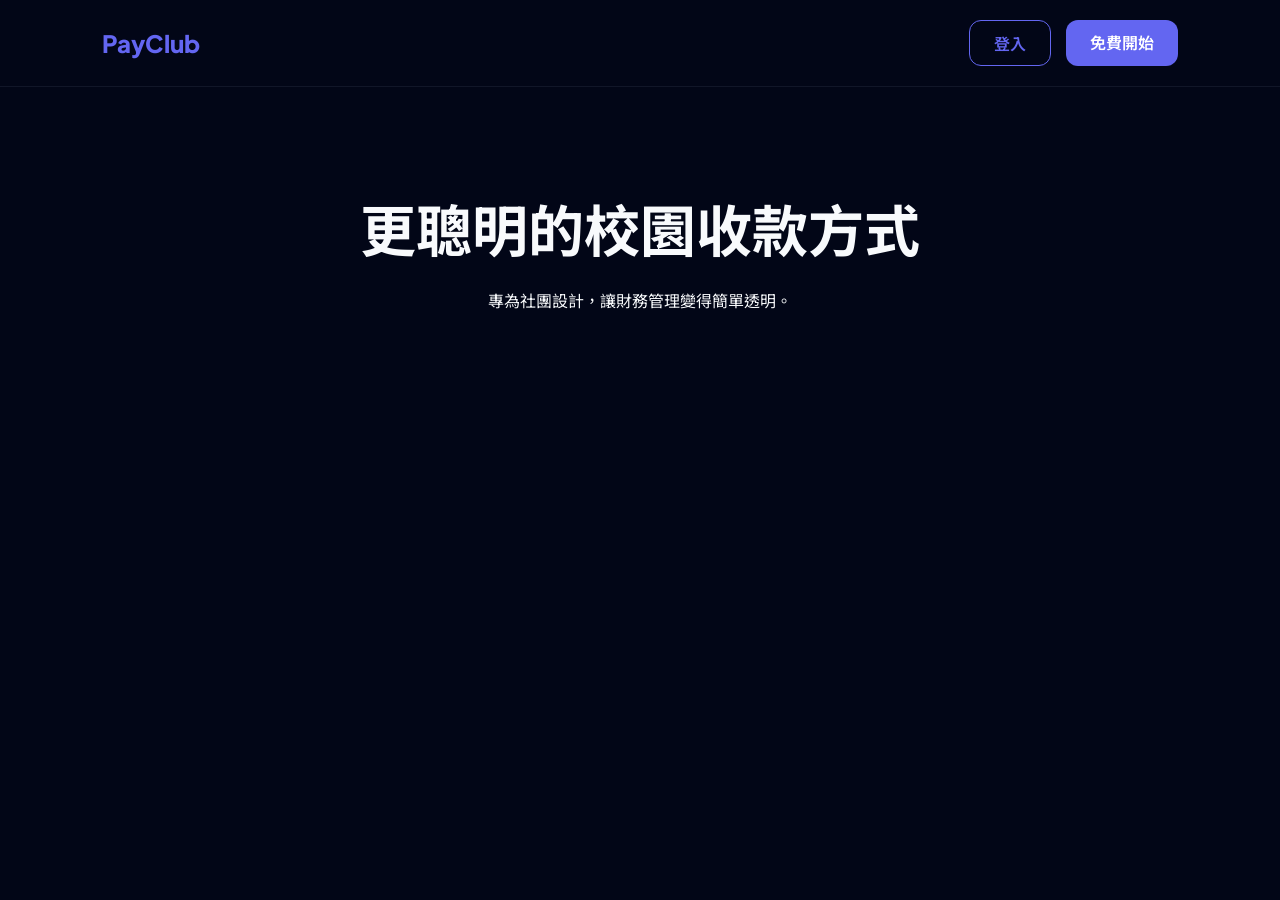
<file: index.html>
<!DOCTYPE html>
<html lang="zh-TW">
<head>
<meta charset="UTF-8">
<title>PayClub — 校園金流管理</title>
<link href="https://fonts.googleapis.com/css2?family=Plus+Jakarta+Sans:wght@400;600;800&family=Noto+Sans+TC:wght@400;500;700&display=swap" rel="stylesheet">
<style>
  
  :root {
    --bg: #020617;
    --surface: #0f172a;
    --card: #1e293b;
    --accent: #6366f1;
    --accent2: #10b981;
    --text: #f8fafc;
    --muted: #94a3b8;
    --border: rgba(148, 163, 184, 0.1);
    --shadow: 0 4px 20px rgba(0,0,0,0.3);
  }

  * { margin:0; padding:0; box-sizing:border-box; }
  body { background:var(--bg); color:var(--text); font-family:'Plus Jakarta Sans','Noto Sans TC',sans-serif; }
  nav { display:flex; justify-content:space-between; align-items:center; padding:20px 8%; border-bottom:1px solid var(--border); }
  .logo { font-size:24px; font-weight:800; color:var(--accent); }
  .nav-btns { display:flex; gap:15px; }
  .btn { padding:10px 24px; border-radius:12px; text-decoration:none; font-weight:600; transition:0.3s; }
  .btn-outline { border:1px solid var(--accent); color:var(--accent); }
  .btn-solid { background:var(--accent); color:white; }
  .hero { padding:100px 8%; text-align:center; }
  .hero h1 { font-size:56px; margin-bottom:20px; }
</style>
</head>
<body>
<nav>
  <div class="logo">PayClub</div>
  <div class="nav-btns" id="navAction">
    <a href="login.html" class="btn btn-outline">登入</a>
    <a href="login.html?mode=register" class="btn btn-solid">免費開始</a>
  </div>
</nav>
<section class="hero">
  <h1>更聰明的校園收款方式</h1>
  <p>專為社團設計，讓財務管理變得簡單透明。</p>
</section>
<script src="pc_auth.js"></script>
<script>
  const user = PC_getUser();
  if(user) {
    document.getElementById('navAction').innerHTML = '<a href="dashboard.html" class="btn btn-solid">進入儀表板</a>';
  }
</script>
</body>
</html>
</file>
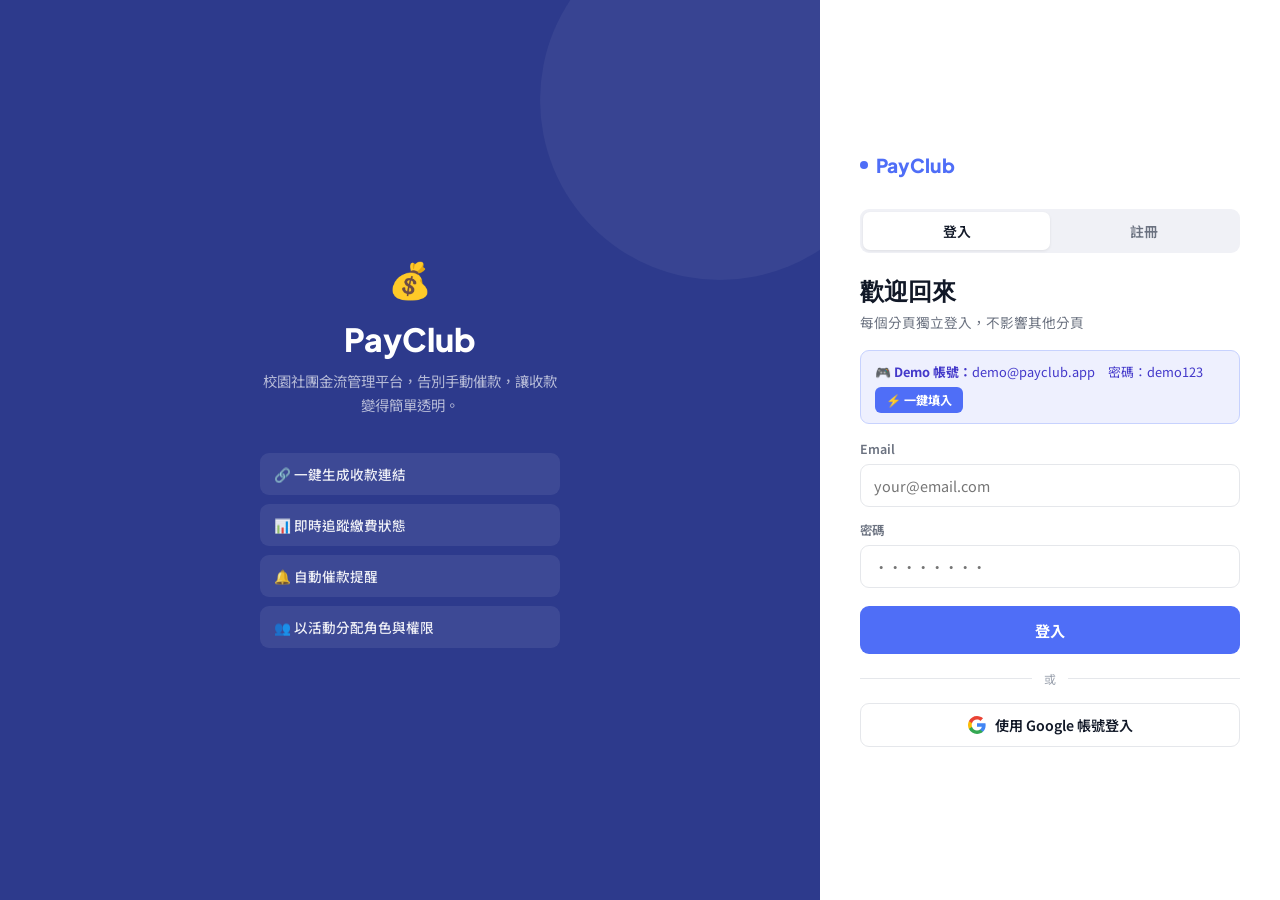
<file: create.html>
<!DOCTYPE html>
<html lang="zh-TW">
<head>
<meta charset="UTF-8"><meta name="viewport" content="width=device-width, initial-scale=1.0">
<title>建立活動 — PayClub</title>
<link href="https://fonts.googleapis.com/css2?family=Plus+Jakarta+Sans:wght@700;800&family=Noto+Sans+TC:wght@400;500;600;700&display=swap" rel="stylesheet">
<link rel="stylesheet" href="shared.css"><script src="pc_auth.js"></script>
<style>
body{background:var(--bg);min-height:100vh;}
.top-nav{background:var(--white);border-bottom:1px solid var(--border);padding:13px 24px;display:flex;align-items:center;gap:12px;position:sticky;top:0;z-index:50;box-shadow:var(--shadow);}
.nav-back{display:inline-flex;align-items:center;gap:5px;color:var(--text2);font-size:0.84rem;font-weight:600;text-decoration:none;padding:6px 12px;border:1.5px solid var(--border);border-radius:8px;transition:all 0.15s;background:transparent;cursor:pointer;font-family:'Noto Sans TC',sans-serif;}
.nav-back:hover{border-color:var(--border2);background:var(--surface);color:var(--text);}
.nav-logo{font-family:'Plus Jakarta Sans',sans-serif;font-weight:800;font-size:1.15rem;color:var(--accent);display:flex;align-items:center;gap:7px;}
.nav-right{display:flex;align-items:center;gap:10px;margin-left:auto;}
.nav-avatar{width:30px;height:30px;border-radius:50%;background:var(--accent);color:#fff;display:flex;align-items:center;justify-content:center;font-size:0.8rem;font-weight:700;}
/* Steps */
.steps-wrap{max-width:700px;margin:28px auto 0;padding:0 20px;}
.steps{display:flex;align-items:center;width:100%;margin-bottom:24px;}
.step-item{display:flex;align-items:center;gap:8px;flex-shrink:0;}
.step-circle{width:30px;height:30px;border-radius:50%;border:2px solid var(--border);background:var(--white);display:flex;align-items:center;justify-content:center;font-size:0.8rem;font-weight:700;color:var(--text3);transition:all 0.25s;flex-shrink:0;}
.step-item.active .step-circle{border-color:var(--accent);background:var(--accent);color:#fff;}
.step-item.done .step-circle{border-color:var(--green);background:var(--green);color:#fff;}
.step-label{font-size:0.82rem;font-weight:600;color:var(--text3);}
.step-item.active .step-label{color:var(--accent);}
.step-item.done .step-label{color:var(--green);}
.step-line{flex:1;height:2px;background:var(--border);margin:0 10px;}
.step-line.done{background:var(--green);}
/* Form card */
.form-card{background:var(--white);border:1px solid var(--border);border-radius:var(--radius);padding:28px;margin-bottom:16px;box-shadow:var(--shadow);}
.form-card-title{font-family:'Plus Jakarta Sans',sans-serif;font-size:1rem;font-weight:700;margin-bottom:20px;display:flex;align-items:center;gap:8px;}
.btn-row{display:flex;gap:10px;margin-top:4px;}
/* Calendar date picker */
.date-picker-wrap{position:relative;}
.date-display{display:flex;align-items:center;justify-content:space-between;padding:10px 14px;border:1.5px solid var(--border);border-radius:9px;cursor:pointer;background:var(--white);transition:border-color 0.15s;user-select:none;}
.date-display:hover{border-color:var(--accent);}
.date-display.open{border-color:var(--accent);box-shadow:0 0 0 3px var(--accent-light);}
.date-display-text{font-size:0.92rem;font-weight:600;color:var(--text);}
.date-display-text.placeholder{color:var(--text3);font-weight:400;}
.calendar-icon{color:var(--text3);font-size:1rem;}
.calendar-popup{position:absolute;top:calc(100% + 6px);left:0;z-index:10000;background:var(--white);border:1px solid var(--border);border-radius:12px;box-shadow:0 8px 32px rgba(0,0,0,0.12);padding:16px;min-width:280px;display:none;}
.calendar-popup.show{display:block;}
.cal-header{display:flex;align-items:center;justify-content:space-between;margin-bottom:14px;}
.cal-title-wrap{display:flex;align-items:center;gap:6px;}
.cal-year-select{background:var(--surface);border:1px solid var(--border);border-radius:6px;padding:3px 8px;font-family:'Plus Jakarta Sans',sans-serif;font-size:0.9rem;font-weight:700;color:var(--text);cursor:pointer;outline:none;transition:all 0.15s;}
.cal-year-select:hover{border-color:var(--accent);background:var(--accent-light);}
.cal-year-select:focus{border-color:var(--accent);box-shadow:0 0 0 2px var(--accent-light);}
#calMonthText{font-family:'Plus Jakarta Sans',sans-serif;font-size:0.95rem;font-weight:700;color:var(--text);}
.cal-title{font-family:'Plus Jakarta Sans',sans-serif;font-size:0.95rem;font-weight:700;color:var(--text);}
.cal-nav{background:none;border:none;cursor:pointer;color:var(--text2);font-size:1.1rem;padding:4px 8px;border-radius:6px;transition:all 0.15s;}
.cal-nav:hover{background:var(--surface);color:var(--text);}
.cal-grid{display:grid;grid-template-columns:repeat(7,1fr);gap:2px;}
.cal-day-label{text-align:center;font-size:0.7rem;font-weight:700;color:var(--text3);padding:4px 0;}
.cal-day{text-align:center;padding:7px 4px;border-radius:8px;font-size:0.84rem;cursor:pointer;transition:all 0.15s;color:var(--text);}
.cal-day:hover:not(.disabled):not(.empty){background:var(--accent-light);color:var(--accent);}
.cal-day.selected{background:var(--accent);color:#fff;font-weight:700;}
.cal-day.today{font-weight:700;color:var(--accent);}
.cal-day.disabled{color:var(--text3);cursor:default;opacity:0.4;}
.cal-day.empty{cursor:default;}
/* Chips */
.chips{display:flex;gap:8px;flex-wrap:wrap;margin-top:6px;}
.chip{padding:6px 14px;border-radius:100px;font-size:0.8rem;font-weight:600;cursor:pointer;border:1.5px solid var(--border);background:var(--white);color:var(--text2);transition:all 0.15s;user-select:none;font-family:'Noto Sans TC',sans-serif;}
.chip.selected{border-color:var(--accent);background:var(--accent-light);color:var(--accent);}
/* Member stuff */
.info-note{background:var(--accent-light);border:1px solid #c7d2fe;border-radius:8px;padding:10px 14px;font-size:0.8rem;color:var(--accent);line-height:1.6;margin-bottom:14px;}
.member-add-row{display:grid;grid-template-columns:1fr auto;gap:10px;margin-bottom:12px;align-items:start;}
.member-list{display:flex;flex-direction:column;gap:6px;}
.member-tag{display:flex;align-items:center;justify-content:space-between;background:var(--surface);border:1px solid var(--border);border-radius:8px;padding:10px 14px;gap:8px;}
.member-tag-left{display:flex;align-items:center;gap:8px;flex:1;flex-wrap:wrap;}
.m-av-sm{width:26px;height:26px;border-radius:50%;background:#4f6ef7;display:flex;align-items:center;justify-content:center;font-size:0.7rem;font-weight:700;color:#fff;flex-shrink:0;}
.m-email-text{font-size:0.84rem;font-weight:600;}
.m-remove{background:none;border:none;color:var(--text3);cursor:pointer;font-size:1rem;flex-shrink:0;}
.m-remove:hover{color:var(--red);}
.role-chips{display:flex;gap:6px;flex-wrap:wrap;}
.role-chip{padding:5px 13px;border-radius:100px;font-size:0.78rem;font-weight:600;cursor:pointer;border:1.5px solid var(--border);background:var(--white);color:var(--text2);transition:all 0.15s;user-select:none;font-family:'Noto Sans TC',sans-serif;}
.role-chip.sel-payer{border-color:var(--accent);background:var(--accent-light);color:var(--accent);}
.role-chip.sel-counter{border-color:var(--orange);background:var(--orange-light);color:var(--orange);}
.role-chip.sel-admin{border-color:var(--green);background:var(--green-light);color:var(--green);}
/* Preview */
.preview-grid{display:grid;grid-template-columns:1fr 1fr;gap:10px;margin-bottom:16px;}
.prev-box{background:var(--surface);border-radius:9px;padding:12px 14px;}
.prev-label{font-size:0.68rem;color:var(--text3);font-weight:600;text-transform:uppercase;letter-spacing:0.04em;margin-bottom:3px;}
.prev-val{font-weight:700;font-size:0.9rem;color:var(--text);}
.prev-table{width:100%;border-collapse:collapse;font-size:0.84rem;}
.prev-table th{background:var(--surface);padding:8px 12px;text-align:left;font-size:0.72rem;color:var(--text2);font-weight:700;}
.prev-table td{padding:8px 12px;border-bottom:1px solid var(--border);}
.prev-table tr:last-child td{border-bottom:none;}
/* Success */
.success-box{background:var(--green-light);border:1px solid #bbf7d0;border-radius:var(--radius);padding:32px;text-align:center;}
.invite-display{background:var(--white);border:2px dashed var(--accent);border-radius:12px;padding:16px 20px;margin:14px 0;cursor:pointer;transition:all 0.15s;}
.invite-display:hover{background:var(--accent-light);}
.invite-code-big{font-family:'Plus Jakarta Sans',sans-serif;font-size:2.2rem;font-weight:800;letter-spacing:0.18em;color:var(--accent);}
.link-box{background:var(--white);border:1.5px solid var(--border);border-radius:9px;padding:11px 14px;display:flex;align-items:center;gap:10px;margin:10px 0;}
.link-url{font-size:0.79rem;color:var(--accent);flex:1;word-break:break-all;}
.copy-sm{background:var(--accent);color:#fff;border:none;padding:6px 13px;border-radius:7px;font-size:0.76rem;font-weight:700;cursor:pointer;font-family:'Noto Sans TC',sans-serif;}
.content-wrap{max-width:700px;margin:0 auto;padding:0 20px 40px;}
</style>
</head>
<body>
<nav class="top-nav">
  <button class="nav-back" onclick="location.href='dashboard.html'">← 回總覽</button>
  <div class="nav-logo"><div style="width:7px;height:7px;background:var(--accent);border-radius:50%;display:inline-block;margin-right:2px"></div>PayClub</div>
</nav>

<div class="steps-wrap">
  <div class="steps">
    <div class="step-item active" id="si1"><div class="step-circle">1</div><div class="step-label">活動資訊</div></div>
    <div class="step-line" id="sl1"></div>
    <div class="step-item" id="si2"><div class="step-circle">2</div><div class="step-label">成員設定</div></div>
    <div class="step-line" id="sl2"></div>
    <div class="step-item" id="si3"><div class="step-circle">3</div><div class="step-label">確認建立</div></div>
  </div>
</div>

<div class="content-wrap">
  <!-- STEP 1 -->
  <div id="s1">
    <div class="form-card">
      <div class="form-card-title">📋 活動基本資訊</div>
      <div class="form-group">
        <label class="form-label">活動名稱 *</label>
        <input type="text" id="s1Title" class="form-input" placeholder="例：2025 迎新活動費用" onkeydown="if(event.key==='Enter')goStep2()">
      </div>
      <div class="form-group">
        <label class="form-label">截止日期 *</label>
        <div class="date-picker-wrap">
          <div class="date-display" id="dateDisplay">
            <span class="date-display-text placeholder" id="dateDisplayText">請選擇截止日期</span>
            <span class="calendar-icon">📅</span>
          </div>
          <div class="calendar-popup" id="calendarPopup">
            <div class="cal-header">
              <button class="cal-nav">‹</button>
              <div class="cal-title-wrap">
                <select class="cal-year-select" id="calYearSelect"></select>
                <span id="calMonthText"></span>
              </div>
              <button class="cal-nav">›</button>
            </div>
            <div class="cal-grid" id="calGrid"></div>
          </div>
        </div>
      </div>
      <div class="form-group">
        <label class="form-label">活動說明（選填）</label>
        <textarea id="s1Desc" class="form-input" rows="2" placeholder="成員繳費時會看到這段說明..."></textarea>
      </div>
      <div class="form-group">
        <label class="form-label">自動催款提醒</label>
        <div class="chips">
          <div class="chip selected" onclick="this.classList.toggle('selected')">截止前 7 天</div>
          <div class="chip selected" onclick="this.classList.toggle('selected')">截止前 3 天</div>
          <div class="chip selected" onclick="this.classList.toggle('selected')">截止前 1 天</div>
          <div class="chip" onclick="this.classList.toggle('selected')">截止當天</div>
        </div>
      </div>
    </div>
    <div class="btn-row"><button class="btn btn-primary" style="flex:1;justify-content:center" onclick="goStep2()">下一步：設定成員 →</button></div>
  </div>

  <!-- STEP 2 -->
  <div id="s2" style="display:none">
    <div class="form-card">
      <div class="form-card-title">👥 預先邀請成員（選填）</div>
      <div class="info-note">💡 預先邀請的成員會收到通知確認是否加入。確認前狀態為「未加入」。繳費者也可透過邀請碼自行申請。</div>
      <div class="member-add-row">
        <div>
          <input type="email" id="addEmail" class="form-input" placeholder="member@email.com" onkeydown="if(event.key==='Enter')addMember()" style="margin-bottom:8px">
          <div style="font-size:0.78rem;font-weight:600;color:var(--text2);margin-bottom:6px">選擇在此活動的角色（可多選）</div>
          <div class="role-chips" id="roleChipsInput">
            <div class="role-chip" data-role="payer" onclick="toggleRoleChip(this)">💳 繳費者</div>
            <div class="role-chip" data-role="counter" onclick="toggleRoleChip(this)">📊 統計者</div>
            <div class="role-chip" data-role="admin" onclick="toggleRoleChip(this)">👑 管理員</div>
          </div>
        </div>
        <button class="btn btn-primary" onclick="addMember()" style="align-self:flex-start;white-space:nowrap">＋ 新增</button>
      </div>
      <div class="member-list" id="memberList">
        <div style="text-align:center;padding:16px;color:var(--text3);font-size:0.84rem">尚未預先邀請成員</div>
      </div>
    </div>
    <div class="btn-row">
      <button class="btn btn-ghost" onclick="goStep(1)">← 上一步</button>
      <button class="btn btn-primary" style="flex:1;justify-content:center" onclick="goStep3()">下一步：確認建立 →</button>
    </div>
  </div>

  <!-- STEP 3 -->
  <div id="s3" style="display:none">
    <div class="form-card">
      <div class="form-card-title">✅ 確認活動資訊</div>
      <div class="preview-grid" id="previewInfo"></div>
      <div style="font-size:0.78rem;font-weight:700;color:var(--text2);margin-bottom:8px;text-transform:uppercase;letter-spacing:0.04em">預先邀請成員</div>
      <table class="prev-table"><thead><tr><th>Email</th><th>角色</th></tr></thead><tbody id="previewMembers"></tbody></table>
    </div>
    <div class="btn-row">
      <button class="btn btn-ghost" onclick="goStep(2)">← 上一步</button>
      <button class="btn btn-primary" style="flex:1;justify-content:center" onclick="submitCreate()">🚀 建立活動</button>
    </div>
  </div>

  <!-- SUCCESS -->
  <div id="sSuccess" style="display:none">
    <div class="success-box">
      <div style="font-size:2.2rem;margin-bottom:10px">🎉</div>
      <div style="font-family:'Plus Jakarta Sans',sans-serif;font-size:1.3rem;font-weight:800;margin-bottom:6px;color:var(--green)">活動建立成功！</div>
      <div style="font-size:0.88rem;color:var(--text2);margin-bottom:4px">已通知預先邀請的成員確認加入</div>
      <div class="invite-display" onclick="copyInviteCode()">
        <div class="invite-code-big" id="inviteCodeDisp">——</div>
        <div style="font-size:0.75rem;color:var(--text2);margin-top:5px">📋 點擊複製邀請碼</div>
      </div>
      <div style="font-size:0.78rem;color:var(--text2);margin-bottom:4px">或分享收款連結</div>
      <div class="link-box">
        <div class="link-url" id="generatedLink">—</div>
        <button class="copy-sm" onclick="copyLink()">複製</button>
      </div>
      <div style="display:flex;gap:10px;justify-content:center;margin-top:12px">
        <button class="btn btn-ghost" onclick="location.href='dashboard.html'">回總覽</button>
        <button class="btn btn-primary" onclick="goToEvent()">查看活動 →</button>
      </div>
    </div>
  </div>
</div>

<div class="toast" id="toast"></div>
<script>

  
// ── Calendar ──
let calYear, calMonth, selectedDate = null;

function initCalendar() {
  const def = new Date(); def.setDate(def.getDate() + 14);
  calYear = def.getFullYear(); calMonth = def.getMonth();
  renderCalendar();
  
  // 使用事件委派綁定所有日曆事件
  const dateDisplay = document.getElementById('dateDisplay');
  const calendarPopup = document.getElementById('calendarPopup');
  const calGrid = document.getElementById('calGrid');
  
  // 點擊觸發按鈕
  dateDisplay.addEventListener('click', function(e) {
    e.stopPropagation();
    e.preventDefault();
    toggleCalendar();
  });
  
  // 點擊日曆內的日期（事件委派）
  calGrid.addEventListener('click', function(e) {
    const dayEl = e.target.closest('.cal-day');
    if (dayEl && !dayEl.classList.contains('disabled') && !dayEl.classList.contains('empty')) {
      const y = parseInt(dayEl.dataset.year);
      const m = parseInt(dayEl.dataset.month);
      const d = parseInt(dayEl.dataset.day);
      if (!isNaN(y) && !isNaN(m) && !isNaN(d)) {
        selectDate(y, m, d);
      }
    }
  });
  
  // 月份導航按鈕
  const prevBtn = calendarPopup.querySelector('.cal-nav:first-child');
  const nextBtn = calendarPopup.querySelector('.cal-nav:last-child');
  
  if (prevBtn) {
    prevBtn.addEventListener('click', function(e) {
      e.stopPropagation();
      calNav(-1);
    });
  }
  
  if (nextBtn) {
    nextBtn.addEventListener('click', function(e) {
      e.stopPropagation();
      calNav(1);
    });
  }
  
  // 年份選擇器
  const yearSelect = document.getElementById('calYearSelect');
  if (yearSelect) {
    // 填充年份選項
    populateYearSelect();
    
    yearSelect.addEventListener('change', function(e) {
      e.stopPropagation();
      calYear = parseInt(this.value);
      renderCalendar();
    });
  }
  
  // 全域點擊監聽（關閉日曆）
  document.addEventListener('click', function(e) {
    if (calendarPopup.classList.contains('show')) {
      if (!calendarPopup.contains(e.target) && !dateDisplay.contains(e.target)) {
        calendarPopup.classList.remove('show');
        dateDisplay.classList.remove('open');
      }
    }
  });
}

function populateYearSelect() {
  const yearSelect = document.getElementById('calYearSelect');
  if (!yearSelect) return;
  
  const currentYear = new Date().getFullYear();
  const startYear = currentYear;
  const endYear = currentYear + 10; // 未來10年
  
  let html = '';
  for (let y = startYear; y <= endYear; y++) {
    html += `<option value="${y}" ${y === calYear ? 'selected' : ''}>${y}</option>`;
  }
  yearSelect.innerHTML = html;
}

function toggleCalendar() {
  const popup = document.getElementById('calendarPopup');
  const disp = document.getElementById('dateDisplay');
  popup.classList.toggle('show');
  disp.classList.toggle('open');
}

function calNav(dir) {
  calMonth += dir;
  if (calMonth > 11) { calMonth = 0; calYear++; }
  if (calMonth < 0) { calMonth = 11; calYear--; }
  renderCalendar();
}

function renderCalendar() {
  const months = ['1月','2月','3月','4月','5月','6月','7月','8月','9月','10月','11月','12月'];
  
  // 更新月份顯示
  const monthText = document.getElementById('calMonthText');
  if (monthText) {
    monthText.textContent = months[calMonth];
  }
  
  // 同步年份選擇器
  const yearSelect = document.getElementById('calYearSelect');
  if (yearSelect) {
    yearSelect.value = calYear;
  }
  
  const grid = document.getElementById('calGrid');
  const days = ['日','一','二','三','四','五','六'];
  let html = days.map(d => `<div class="cal-day-label">${d}</div>`).join('');
  const firstDay = new Date(calYear, calMonth, 1).getDay();
  const daysInMonth = new Date(calYear, calMonth + 1, 0).getDate();
  const today = new Date(); today.setHours(0,0,0,0);
  
  for (let i = 0; i < firstDay; i++) {
    html += `<div class="cal-day empty"></div>`;
  }
  
  for (let d = 1; d <= daysInMonth; d++) {
    const date = new Date(calYear, calMonth, d);
    const isPast = date < today;
    const isToday = date.toDateString() === today.toDateString();
    const isSelected = selectedDate && date.toDateString() === selectedDate.toDateString();
    let cls = 'cal-day';
    if (isPast) cls += ' disabled';
    if (isToday) cls += ' today';
    if (isSelected) cls += ' selected';
    
    // 使用 data attributes 而不是 inline onclick
    html += `<div class="${cls}" data-year="${calYear}" data-month="${calMonth}" data-day="${d}">${d}</div>`;
  }
  grid.innerHTML = html;
}

function selectDate(y, m, d) {
  selectedDate = new Date(y, m, d);
  const months = ['1月','2月','3月','4月','5月','6月','7月','8月','9月','10月','11月','12月'];
  const txt = document.getElementById('dateDisplayText');
  txt.textContent = y + '年 ' + months[m] + ' ' + d + '日';
  txt.classList.remove('placeholder');
  renderCalendar();
  
  // 關閉彈窗
  document.getElementById('calendarPopup').classList.remove('show');
  document.getElementById('dateDisplay').classList.remove('open');
}

function getSelectedDateStr() {
  if (!selectedDate) return null;
  const y = selectedDate.getFullYear();
  const m = String(selectedDate.getMonth() + 1).padStart(2, '0');
  const d = String(selectedDate.getDate()).padStart(2, '0');
  return `${y}-${m}-${d}`;
}

// ── Steps ──
function goStep(n) {
  [1,2,3].forEach(i => {
    document.getElementById('s'+i).style.display = i===n ? 'block' : 'none';
    document.getElementById('si'+i).className = 'step-item' + (i<n?' done':i===n?' active':'');
    if(i<3) document.getElementById('sl'+i).className = 'step-line' + (i<n?' done':'');
  });
  document.getElementById('sSuccess').style.display = 'none';
}
function goStep2() {
  const title = document.getElementById('s1Title').value.trim();
  if (!title) { PC_toast('請填寫活動名稱'); document.getElementById('s1Title').focus(); return; }
  if (!selectedDate) { PC_toast('請選擇截止日期'); return; }
  goStep(2);
}
function goStep3() {
  const dl = getSelectedDateStr();
  const title = document.getElementById('s1Title').value.trim();
  const months = ['1月','2月','3月','4月','5月','6月','7月','8月','9月','10月','11月','12月'];
  const dlDisplay = selectedDate ? selectedDate.getFullYear()+'年 '+months[selectedDate.getMonth()]+' '+selectedDate.getDate()+'日' : '';
  document.getElementById('previewInfo').innerHTML = `
    <div class="prev-box"><div class="prev-label">活動名稱</div><div class="prev-val">${title}</div></div>
    <div class="prev-box"><div class="prev-label">截止日期</div><div class="prev-val">${dlDisplay}</div></div>
    <div class="prev-box"><div class="prev-label">預先邀請</div><div class="prev-val">${members.length} 人</div></div>
    <div class="prev-box"><div class="prev-label">收款金額</div><div class="prev-val" style="color:var(--accent)">建立後在活動頁設定</div></div>`;
  document.getElementById('previewMembers').innerHTML = members.length
    ? members.map(m => `<tr><td>${m.email}</td><td>${m.roles.map(r=>`<span class="badge ${ROLE_BADGE[r]}" style="font-size:0.7rem;margin-right:3px">${ROLE_LABELS[r]}</span>`).join('')}</td></tr>`).join('')
    : '<tr><td colspan="2" style="color:var(--text3);text-align:center">無</td></tr>';
  goStep(3);
}

// ── Roles ──
const ROLE_SEL = {payer:'sel-payer',counter:'sel-counter',admin:'sel-admin'};
// ROLE_LABELS 和 ROLE_BADGE 已在 pc_auth.js 中定義
function toggleRoleChip(el) { const cls=ROLE_SEL[el.dataset.role]; if(cls) el.classList.toggle(cls); }
function getSelectedRoles() { return Array.from(document.querySelectorAll('#roleChipsInput .role-chip')).filter(el=>Object.values(ROLE_SEL).some(c=>el.classList.contains(c))).map(el=>el.dataset.role); }

// ── Members ──
let members = [];
function addMember() {
  const email = document.getElementById('addEmail').value.trim();
  const roles = getSelectedRoles();
  if (!email || !email.includes('@')) { PC_toast('請輸入有效 Email'); return; }
  if (!roles.length) { PC_toast('請至少選擇一個角色'); return; }
  if (members.find(m => m.email === email)) { PC_toast('此 Email 已新增'); return; }
  members.push({email, name:email.split('@')[0], roles, role:roles[0]});
  document.getElementById('addEmail').value = '';
  document.querySelectorAll('#roleChipsInput .role-chip').forEach(el => { Object.values(ROLE_SEL).forEach(c => el.classList.remove(c)); });
  renderMemberList();
}
function removeMember(i) { members.splice(i,1); renderMemberList(); }
function renderMemberList() {
  const list = document.getElementById('memberList');
  if (!members.length) { list.innerHTML='<div style="text-align:center;padding:16px;color:var(--text3);font-size:0.84rem">尚未預先邀請成員</div>'; return; }
  list.innerHTML = members.map((m,i) => `<div class="member-tag"><div class="member-tag-left"><div class="m-av-sm">${m.email.slice(0,1).toUpperCase()}</div><div class="m-email-text">${m.email}</div>${m.roles.map(r=>`<span class="badge ${ROLE_BADGE[r]}" style="font-size:0.68rem">${ROLE_LABELS[r]}</span>`).join('')}<span class="badge badge-orange" style="font-size:0.68rem">未加入</span></div><button class="m-remove" onclick="removeMember(${i})">✕</button></div>`).join('');
}

// ── Submit ──
let createdId = null, createdCode = '';
function submitCreate() {
  const title = document.getElementById('s1Title').value.trim();
  const dl = getSelectedDateStr();
  const desc = document.getElementById('s1Desc').value.trim();
  const code = PC_genInviteCode(); createdId = 'e'+Date.now(); createdCode = code;
  const memberList = members.map(m => ({email:m.email,name:m.name,roles:m.roles,role:m.roles[0],status:'pending_invite',paidAt:'',customAmount:null,txId:'',remark:'',payMethod:'',txHistory:[]}));
  const newEvt = {id:createdId,title,ownerEmail:user.email,amountMode:'per_person',amount:0,deadline:dl,desc,status:'active',inviteCode:code,members:memberList};
  const evts = PC_getEvents(); evts.unshift(newEvt); PC_saveEvents(evts);
  memberList.forEach(m => { PC_sendNotify(m.email,'活動邀請確認 🎫',`「${title}」的管理員邀請你以【${m.roles.map(r=>ROLE_LABELS[r]).join('、')}】身份加入。`,'invite'); });
  document.getElementById('inviteCodeDisp').textContent = code;
  document.getElementById('generatedLink').textContent = location.href.replace('create.html','pay.html')+'?event='+createdId;
  [1,2,3].forEach(i => document.getElementById('s'+i).style.display='none');
  document.getElementById('sSuccess').style.display = 'block';
}
function copyInviteCode() { PC_copyText(createdCode,'🔑 邀請碼已複製：'+createdCode); }
function copyLink() { PC_copyText(document.getElementById('generatedLink').textContent,'🔗 連結已複製'); }
function goToEvent() { location.href='event.html?id='+createdId; }

// 驗證登入狀態
const user = PC_requireLogin();
if (!user) throw new Error('Require login');

initCalendar();
</script>
</body></html>
</file>
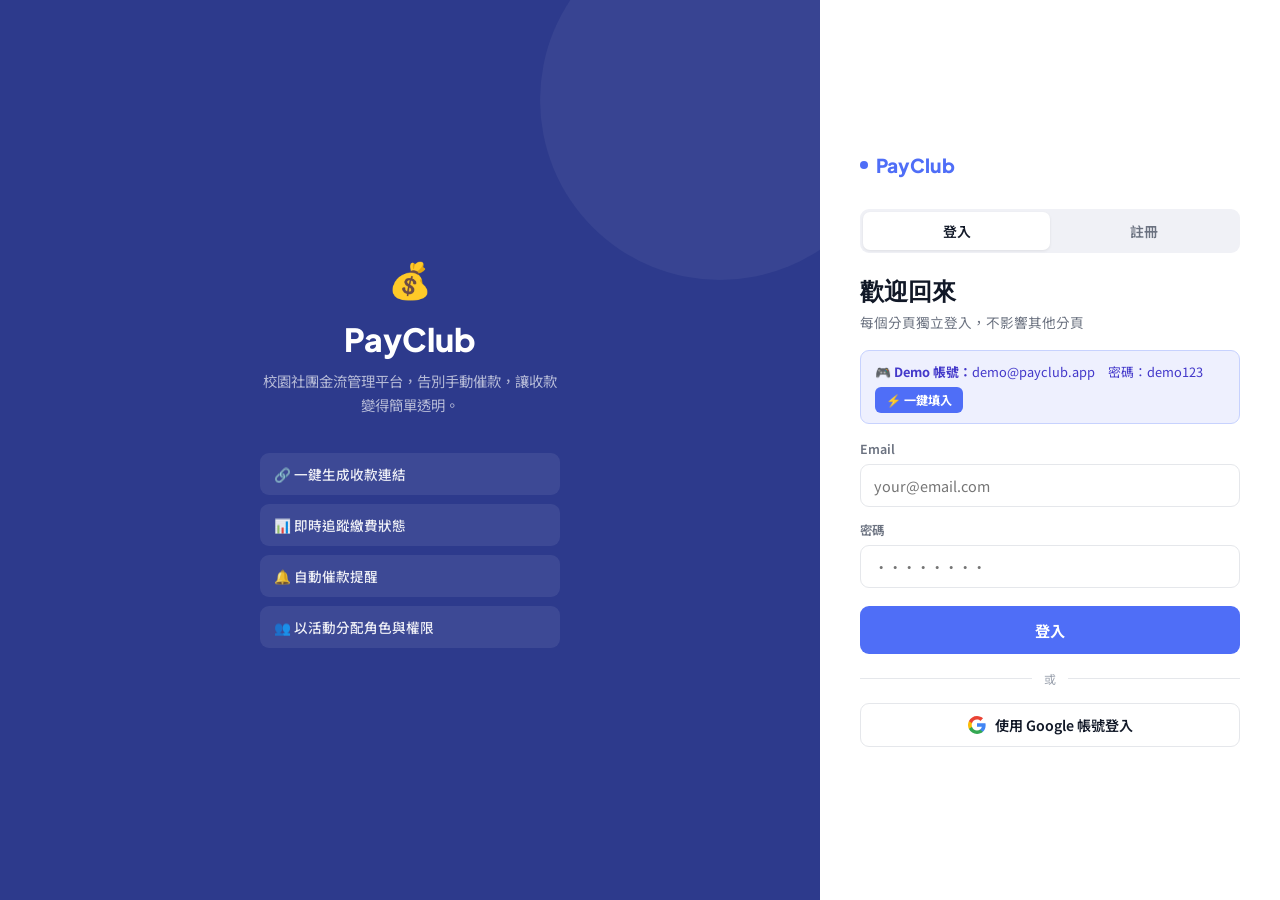
<file: login.html>
<!DOCTYPE html>
<html lang="zh-TW">
<head>
<meta charset="UTF-8"><meta name="viewport" content="width=device-width, initial-scale=1.0">
<title>登入 — PayClub</title>
<link href="https://fonts.googleapis.com/css2?family=Plus+Jakarta+Sans:wght@700;800&family=Noto+Sans+TC:wght@400;500;600;700&display=swap" rel="stylesheet">
<link rel="stylesheet" href="shared.css"><script src="pc_auth.js"></script>
<style>
body{display:flex;min-height:100vh;}
.left{flex:1;background:#2d3a8c;display:flex;flex-direction:column;justify-content:center;align-items:center;padding:48px 40px;position:relative;overflow:hidden;}
.left::before{content:'';position:absolute;width:360px;height:360px;border-radius:50%;background:rgba(255,255,255,0.05);top:-80px;right:-80px;}
.left-inner{position:relative;z-index:1;color:#fff;text-align:center;max-width:300px;}
.left-icon{font-size:2.2rem;margin-bottom:16px;}
.left-inner h1{font-family:'Plus Jakarta Sans',sans-serif;font-size:2rem;font-weight:800;margin-bottom:10px;}
.left-inner p{color:rgba(255,255,255,0.65);font-size:0.9rem;line-height:1.7;margin-bottom:36px;}
.feat-list{display:flex;flex-direction:column;gap:9px;text-align:left;width:100%;}
.feat-item{display:flex;align-items:center;gap:10px;background:rgba(255,255,255,0.08);border-radius:9px;padding:11px 14px;font-size:0.85rem;color:rgba(255,255,255,0.9);font-weight:500;}
.right{width:460px;background:var(--white);display:flex;flex-direction:column;justify-content:center;padding:48px 40px;}
.right-logo{display:flex;align-items:center;gap:8px;font-family:'Plus Jakarta Sans',sans-serif;font-weight:800;font-size:1.2rem;color:var(--accent);margin-bottom:32px;}
.right-logo-dot{width:8px;height:8px;background:var(--accent);border-radius:50%;}
.tabs{display:flex;background:var(--surface);border-radius:9px;padding:3px;margin-bottom:22px;}
.tab{flex:1;padding:9px;border:none;background:transparent;color:var(--text2);font-size:0.87rem;font-weight:600;cursor:pointer;border-radius:7px;transition:all 0.2s;font-family:'Noto Sans TC',sans-serif;}
.tab.active{background:var(--white);color:var(--text);box-shadow:var(--shadow);}
.form-title{font-family:'Plus Jakarta Sans',sans-serif;font-size:1.5rem;font-weight:800;margin-bottom:4px;}
.form-sub{color:var(--text2);font-size:0.85rem;margin-bottom:18px;}
.demo-box{background:var(--accent-light);border:1px solid #c7d2fe;border-radius:9px;padding:10px 14px;margin-bottom:16px;font-size:0.8rem;color:#4338ca;line-height:1.7;}
.demo-fill{background:var(--accent);color:#fff;border:none;padding:4px 11px;border-radius:6px;font-size:0.76rem;font-weight:700;cursor:pointer;margin-top:5px;font-family:'Noto Sans TC',sans-serif;}
.submit-btn{width:100%;padding:13px;background:var(--accent);color:#fff;border:none;border-radius:9px;font-size:0.95rem;font-weight:700;cursor:pointer;font-family:'Noto Sans TC',sans-serif;transition:all 0.15s;margin-top:4px;}
.submit-btn:hover{background:var(--accent-dark);}
.divider{display:flex;align-items:center;gap:12px;margin:16px 0;}
.divider::before,.divider::after{content:'';flex:1;height:1px;background:var(--border);}
.divider span{font-size:0.75rem;color:var(--text3);}
.google-btn{width:100%;padding:11px;background:var(--white);color:var(--text);border:1.5px solid var(--border);border-radius:9px;font-size:0.88rem;font-weight:600;cursor:pointer;font-family:'Noto Sans TC',sans-serif;display:flex;align-items:center;justify-content:center;gap:9px;transition:all 0.15s;}
.google-btn:hover{border-color:var(--border2);background:var(--surface);}
input.err{border-color:var(--red)!important;}
.err-msg{color:var(--red);font-size:0.74rem;margin-top:3px;display:none;}
.err-msg.show{display:block;}
@media(max-width:860px){.left{display:none;}.right{width:100%;padding:36px 24px;}}
</style>
</head>
<body>
<div class="left">
  <div class="left-inner">
    <div class="left-icon">💰</div>
    <h1>PayClub</h1>
    <p>校園社團金流管理平台，告別手動催款，讓收款變得簡單透明。</p>
    <div class="feat-list">
      <div class="feat-item">🔗 一鍵生成收款連結</div>
      <div class="feat-item">📊 即時追蹤繳費狀態</div>
      <div class="feat-item">🔔 自動催款提醒</div>
      <div class="feat-item">👥 以活動分配角色與權限</div>
    </div>
  </div>
</div>
<div class="right">
  <div class="right-logo"><div class="right-logo-dot"></div>PayClub</div>
  <div class="tabs">
    <button class="tab active" id="tabLogin" onclick="switchTab('login')">登入</button>
    <button class="tab" id="tabReg" onclick="switchTab('register')">註冊</button>
  </div>

  <!-- LOGIN -->
  <div id="loginForm">
    <div class="form-title">歡迎回來</div>
    <div class="form-sub">每個分頁獨立登入，不影響其他分頁</div>
    <div class="demo-box">🎮 <strong>Demo 帳號：</strong>demo@payclub.app　密碼：demo123<br><button class="demo-fill" onclick="fillDemo()">⚡ 一鍵填入</button></div>
    <div class="form-group"><label class="form-label">Email</label><input type="email" id="lEmail" class="form-input" placeholder="your@email.com"><div class="err-msg" id="lEmailErr">請輸入有效 Email</div></div>
    <div class="form-group"><label class="form-label">密碼</label><input type="password" id="lPwd" class="form-input" placeholder="••••••••" onkeydown="if(event.key==='Enter')handleLogin()"><div class="err-msg" id="lPwdErr">密碼不得少於 6 字</div></div>
    <button class="submit-btn" onclick="handleLogin()">登入</button>
    <div class="divider"><span>或</span></div>
    <button class="google-btn" onclick="handleGoogle()"><svg width="18" height="18" viewBox="0 0 18 18"><path fill="#4285F4" d="M17.64 9.2c0-.637-.057-1.251-.164-1.84H9v3.481h4.844c-.209 1.125-.843 2.078-1.796 2.717v2.258h2.908c1.702-1.567 2.684-3.874 2.684-6.615z"/><path fill="#34A853" d="M9 18c2.43 0 4.467-.806 5.956-2.18l-2.908-2.259c-.806.54-1.837.86-3.048.86-2.344 0-4.328-1.584-5.036-3.711H.957v2.332C2.438 15.983 5.482 18 9 18z"/><path fill="#FBBC05" d="M3.964 10.71c-.18-.54-.282-1.117-.282-1.71s.102-1.17.282-1.71V4.958H.957C.347 6.173 0 7.548 0 9s.348 2.827.957 4.042l3.007-2.332z"/><path fill="#EA4335" d="M9 3.58c1.321 0 2.508.454 3.44 1.345l2.582-2.58C13.463.891 11.426 0 9 0 5.482 0 2.438 2.017.957 4.958L3.964 7.29C4.672 5.163 6.656 3.58 9 3.58z"/></svg>使用 Google 帳號登入</button>
  </div>

  <!-- REGISTER -->
  <div id="regForm" style="display:none">
    <div class="form-title">建立帳號</div>
    <div class="form-sub">建立帳號後，你可以建立活動或透過邀請碼加入活動</div>
    <div class="form-group"><label class="form-label">姓名</label><input type="text" id="rName" class="form-input" placeholder="林小明"></div>
    <div class="form-group"><label class="form-label">Email</label><input type="email" id="rEmail" class="form-input" placeholder="your@email.com"></div>
    <div class="form-group"><label class="form-label">密碼（至少 6 字）</label><input type="password" id="rPwd" class="form-input" placeholder="••••••••" onkeydown="if(event.key==='Enter')handleRegister()"></div>
    <button class="submit-btn" onclick="handleRegister()">建立帳號</button>
    <div class="divider"><span>或</span></div>
    <button class="google-btn" onclick="handleGoogle()"><svg width="18" height="18" viewBox="0 0 18 18"><path fill="#4285F4" d="M17.64 9.2c0-.637-.057-1.251-.164-1.84H9v3.481h4.844c-.209 1.125-.843 2.078-1.796 2.717v2.258h2.908c1.702-1.567 2.684-3.874 2.684-6.615z"/><path fill="#34A853" d="M9 18c2.43 0 4.467-.806 5.956-2.18l-2.908-2.259c-.806.54-1.837.86-3.048.86-2.344 0-4.328-1.584-5.036-3.711H.957v2.332C2.438 15.983 5.482 18 9 18z"/><path fill="#FBBC05" d="M3.964 10.71c-.18-.54-.282-1.117-.282-1.71s.102-1.17.282-1.71V4.958H.957C.347 6.173 0 7.548 0 9s.348 2.827.957 4.042l3.007-2.332z"/><path fill="#EA4335" d="M9 3.58c1.321 0 2.508.454 3.44 1.345l2.582-2.58C13.463.891 11.426 0 9 0 5.482 0 2.438 2.017.957 4.958L3.964 7.29C4.672 5.163 6.656 3.58 9 3.58z"/></svg>使用 Google 帳號註冊</button>
  </div>
</div>
<div class="toast" id="toast"></div>
<script>
const urlp = new URLSearchParams(location.search);
if(urlp.get('mode')==='register') switchTab('register');
function switchTab(t){
  document.getElementById('loginForm').style.display=t==='login'?'block':'none';
  document.getElementById('regForm').style.display=t==='register'?'block':'none';
  document.getElementById('tabLogin').classList.toggle('active',t==='login');
  document.getElementById('tabReg').classList.toggle('active',t==='register');
}
function fillDemo(){document.getElementById('lEmail').value='demo@payclub.app';document.getElementById('lPwd').value='demo123';}
const DEMO_USER={name:'Demo 幹部',email:'demo@payclub.app',isDemo:true};
function redirect(user){
  const blocked=JSON.parse(localStorage.getItem('pc_blocked_emails')||'[]');
  if(blocked.includes(user.email)){PC_toast('此帳號已被停用，請聯繫管理員');return;}
  PC_registerUser(user);
  PC_logActivity(user,'login');
  sessionStorage.setItem('pc_current_user',JSON.stringify(user));
  PC_toast('✓ 登入成功');
  const next=urlp.get('next')||'dashboard.html';
  setTimeout(()=>location.href=next,700);
}
function handleLogin(){
  const email=document.getElementById('lEmail').value.trim(),pwd=document.getElementById('lPwd').value;
  let ok=true;
  if(!email||!email.includes('@')){document.getElementById('lEmail').classList.add('err');document.getElementById('lEmailErr').classList.add('show');ok=false;}
  else{document.getElementById('lEmail').classList.remove('err');document.getElementById('lEmailErr').classList.remove('show');}
  if(pwd.length<6){document.getElementById('lPwd').classList.add('err');document.getElementById('lPwdErr').classList.add('show');ok=false;}
  else{document.getElementById('lPwd').classList.remove('err');document.getElementById('lPwdErr').classList.remove('show');}
  if(!ok)return;
  if(email==='demo@payclub.app'&&pwd==='demo123'){return redirect({...DEMO_USER});}
  const users=JSON.parse(localStorage.getItem('pc_users')||'[]');
  const user=users.find(u=>u.email===email&&u.pwd===pwd);
  if(user){return redirect(user);}
  PC_toast('Email 或密碼錯誤');
}
function handleRegister(){
  const name=document.getElementById('rName').value.trim(),email=document.getElementById('rEmail').value.trim(),pwd=document.getElementById('rPwd').value;
  if(!name||!email||!email.includes('@')||pwd.length<6){PC_toast('請填寫所有欄位（密碼至少 6 字）');return;}
  const users=JSON.parse(localStorage.getItem('pc_users')||'[]');
  if(users.find(u=>u.email===email)){PC_toast('此 Email 已被使用');return;}
  const nu={name,email,pwd};users.push(nu);localStorage.setItem('pc_users',JSON.stringify(users));redirect(nu);
}
function handleGoogle(){redirect({name:'Google 用戶',email:'google_'+Date.now()+'@gmail.com'});}
</script>
</body></html>
</file>
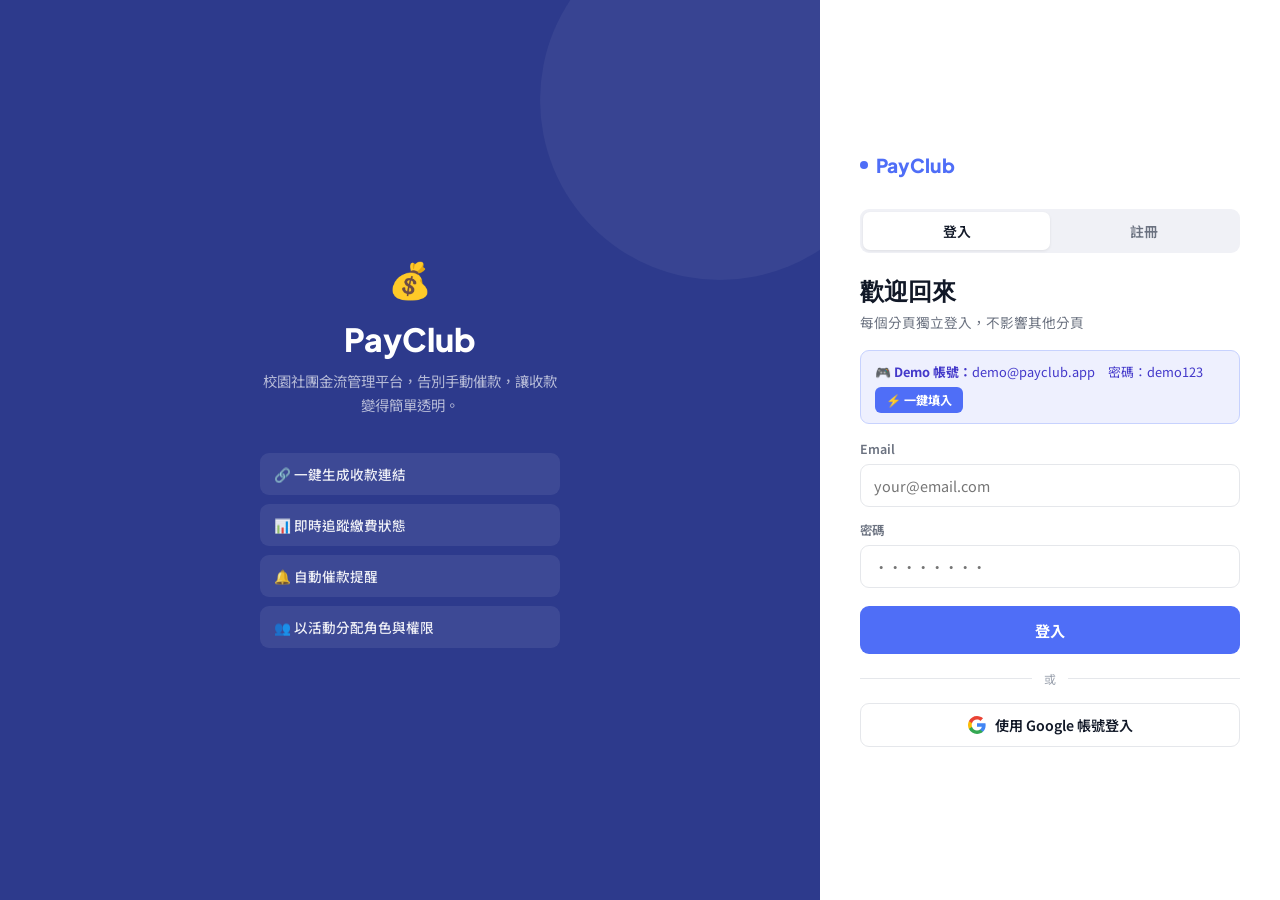
<file: member.html>
<!DOCTYPE html>
<html lang="zh-TW">
<head>
<meta charset="UTF-8"><meta name="viewport" content="width=device-width, initial-scale=1.0">
<title>加入活動 — PayClub</title>
<link href="https://fonts.googleapis.com/css2?family=Plus+Jakarta+Sans:wght@700;800&family=Noto+Sans+TC:wght@400;500;600;700&display=swap" rel="stylesheet">
<link rel="stylesheet" href="shared.css"><script src="pc_auth.js"></script>
<style>
body{background:var(--bg);min-height:100vh;}
.member-nav{background:var(--white);border-bottom:1px solid var(--border);padding:13px 24px;display:flex;align-items:center;gap:12px;position:sticky;top:0;z-index:50;box-shadow:var(--shadow);}
.nav-back{display:inline-flex;align-items:center;gap:5px;color:var(--text2);font-size:0.84rem;font-weight:600;text-decoration:none;padding:6px 12px;border:1.5px solid var(--border);border-radius:8px;transition:all 0.15s;background:transparent;cursor:pointer;font-family:'Noto Sans TC',sans-serif;}
.nav-back:hover{border-color:var(--border2);background:var(--surface);color:var(--text);}
.nav-logo{font-family:'Plus Jakarta Sans',sans-serif;font-weight:800;font-size:1.15rem;color:var(--accent);display:flex;align-items:center;gap:7px;}
.nav-right{display:flex;align-items:center;gap:10px;margin-left:auto;}
.nav-avatar{width:30px;height:30px;border-radius:50%;background:var(--accent);color:#fff;display:flex;align-items:center;justify-content:center;font-size:0.8rem;font-weight:700;}
.content{max-width:720px;margin:0 auto;padding:28px 20px;}
.invite-section{background:var(--white);border:1px solid var(--border);border-radius:var(--radius);padding:24px;box-shadow:var(--shadow);margin-bottom:22px;}
.invite-title{font-family:'Plus Jakarta Sans',sans-serif;font-size:1rem;font-weight:800;margin-bottom:5px;}
.invite-sub{color:var(--text2);font-size:0.84rem;margin-bottom:16px;line-height:1.6;}
.invite-row{display:flex;gap:10px;}
.invite-input{flex:1;background:var(--white);border:1.5px solid var(--border);border-radius:9px;padding:11px 16px;font-size:0.95rem;font-family:'Noto Sans TC',sans-serif;color:var(--text);outline:none;letter-spacing:0.1em;text-transform:uppercase;font-weight:700;}
.invite-input:focus{border-color:var(--accent);}
.invite-input::placeholder{letter-spacing:0;font-weight:400;text-transform:none;}
.section-header{display:flex;align-items:center;justify-content:space-between;margin-bottom:12px;flex-wrap:wrap;gap:8px;}
.section-title{font-size:0.9rem;font-weight:700;}
.event-card{background:var(--white);border:1px solid var(--border);border-radius:var(--radius);margin-bottom:12px;box-shadow:var(--shadow);overflow:hidden;cursor:pointer;transition:all 0.15s;}
.event-card:hover{border-color:var(--accent);transform:translateY(-1px);box-shadow:0 4px 14px rgba(79,110,247,0.08);}
.event-card.no-click{cursor:default;}
.event-card.no-click:hover{border-color:var(--border);transform:none;box-shadow:var(--shadow);}
.ec-main{padding:18px 20px;}
.ec-header{display:flex;justify-content:space-between;align-items:flex-start;margin-bottom:8px;}
.ec-title{font-family:'Plus Jakarta Sans',sans-serif;font-size:1rem;font-weight:700;}
.ec-badges{display:flex;gap:6px;align-items:center;flex-wrap:wrap;}
.ec-meta{display:flex;gap:12px;flex-wrap:wrap;margin-bottom:10px;}
.ec-meta span{font-size:0.78rem;color:var(--text2);}
.ec-summary{display:grid;grid-template-columns:1fr 1fr 1fr;gap:8px;}
.sum-box{background:var(--surface);border-radius:8px;padding:10px 12px;text-align:center;}
.sum-label{font-size:0.68rem;color:var(--text3);font-weight:600;text-transform:uppercase;letter-spacing:0.04em;margin-bottom:3px;}
.sum-val{font-family:'Plus Jakarta Sans',sans-serif;font-size:1rem;font-weight:700;}
.ec-footer{padding:10px 20px;border-top:1px solid var(--border);display:flex;justify-content:flex-end;}
.leave-btn-sm{background:none;border:none;color:var(--text3);font-size:0.76rem;cursor:pointer;font-family:'Noto Sans TC',sans-serif;}
.leave-btn-sm:hover{color:var(--red);}
.pending-box{background:var(--orange-light);border:1px solid #fed7aa;border-radius:9px;padding:12px 14px;font-size:0.84rem;color:var(--orange);}
.rejected-box{background:var(--red-light);border:1px solid #fecaca;border-radius:9px;padding:12px 14px;font-size:0.84rem;color:var(--red);}
.overlay{position:fixed;inset:0;background:rgba(0,0,0,0.4);backdrop-filter:blur(3px);z-index:200;display:none;align-items:center;justify-content:center;padding:16px;}
.overlay.show{display:flex;}
.modal{background:var(--white);border-radius:16px;padding:26px;width:100%;max-width:440px;box-shadow:0 24px 64px rgba(0,0,0,0.15);animation:slideUp 0.22s ease;}
@keyframes slideUp{from{opacity:0;transform:translateY(14px)}to{opacity:1;transform:translateY(0)}}
.modal-title{font-family:'Plus Jakarta Sans',sans-serif;font-size:1.1rem;font-weight:800;margin-bottom:8px;}
.modal-sub{font-size:0.84rem;color:var(--text2);margin-bottom:18px;line-height:1.6;}
.modal-actions{display:flex;gap:8px;margin-top:18px;}
.invite-confirm-box{background:var(--accent-light);border:1px solid #c7d2fe;border-radius:10px;padding:14px 16px;margin-bottom:14px;}
.empty-state{text-align:center;padding:40px 20px;color:var(--text2);}
@media(max-width:480px){.ec-summary{grid-template-columns:1fr 1fr;}.invite-row{flex-direction:column;}}
</style>
</head>
<body>
<nav class="member-nav">
  <button class="nav-back" onclick="location.href='dashboard.html'">← 回總覽</button>
  <div class="nav-logo"><div style="width:7px;height:7px;background:var(--accent);border-radius:50%;display:inline-block;margin-right:2px"></div>PayClub</div>
</nav>

<div class="content">
  <div class="invite-section">
    <div class="invite-title">🔑 輸入活動邀請碼</div>
    <div class="invite-sub">向活動管理員索取 8 位邀請碼，輸入後送出申請。管理員審核通過後直接進入活動頁面。</div>
    <div class="invite-row">
      <input type="text" id="inviteInput" class="invite-input" placeholder="例：ABC12345" maxlength="8" oninput="this.value=this.value.toUpperCase()" onkeydown="if(event.key==='Enter')joinEvent()">
      <button class="btn btn-primary" onclick="joinEvent()">加入活動</button>
    </div>
    <div id="inviteErr" style="color:var(--red);font-size:0.78rem;margin-top:8px;display:none;"></div>
  </div>

  <div class="section-header">
    <div class="section-title" id="joinedTitle" style="display:none">我加入的活動</div>
    <div style="display:flex;gap:8px;">
      <button class="btn btn-ghost" onclick="refreshAll()" id="refreshBtn" style="display:none;font-size:0.8rem;padding:6px 12px">🔄 更新狀態</button>
      <button class="btn btn-danger" onclick="removeAllDeleted()" id="removeDeletedBtn" style="display:none;font-size:0.8rem;padding:6px 12px">🗑 一鍵移除已刪除</button>
    </div>
  </div>
  <div id="joinedEvents"></div>
  <div class="empty-state" id="emptyState">
    <div style="font-size:2.5rem;margin-bottom:12px;opacity:0.4">🎫</div>
    <p>尚未加入任何活動<br>輸入邀請碼開始！</p>
  </div>
</div>

<!-- Invite confirm modal -->
<div class="overlay" id="inviteConfirmOverlay">
  <div class="modal">
    <div class="modal-title">🎫 活動邀請確認</div>
    <div class="invite-confirm-box" id="inviteConfirmInfo"></div>
    <div class="modal-sub">請確認是否同意以上述角色加入此活動？</div>
    <div class="modal-actions">
      <button class="btn btn-ghost" style="flex:1" onclick="rejectInvite()">拒絕邀請</button>
      <button class="btn btn-primary" style="flex:2" onclick="acceptInvite()">✓ 同意加入</button>
    </div>
  </div>
</div>

<!-- 退出活動確認彈窗 -->
<div class="overlay" id="leaveOverlay">
  <div class="modal" style="max-width:400px;text-align:center;">
    <div style="font-size:3rem;margin-bottom:12px">⚠️</div>
    <div class="modal-title">確定退出活動？</div>
    <div class="modal-sub" id="leaveEventTitle" style="font-weight:600;color:var(--accent)"></div>
    <div style="background:var(--red-light);border:1px solid #fecaca;border-radius:10px;padding:12px;font-size:0.82rem;color:var(--red);margin-bottom:18px;">退出後將無法查看活動資訊，如需重新加入需再次申請。</div>
    <div class="modal-actions">
      <button class="btn btn-ghost" style="flex:1" onclick="closeLeaveModal()">取消</button>
      <button class="btn btn-danger" style="flex:2" onclick="confirmLeave()">確認退出</button>
    </div>
  </div>
</div>

<div class="toast" id="toast"></div>
<script>
// 初始化用戶
const user = PC_requireLogin();
if (!user) throw new Error('Require login');

function getMemberJoined(){return JSON.parse(localStorage.getItem('pc_member_joined__'+user.email)||'[]');}
function saveMemberJoined(e){localStorage.setItem('pc_member_joined__'+user.email,JSON.stringify(e));}
let pendingInviteData=null;

function checkPendingInvites(){
  for(let i=0;i<localStorage.length;i++){
    const key=localStorage.key(i);
    if(key&&key.startsWith('pc_events__')){
      try{
        const evts=JSON.parse(localStorage.getItem(key)||'[]');
        evts.forEach(e=>{
          const myM=(e.members||[]).find(m=>m.email===user.email&&m.status==='pending_invite');
          const joined=getMemberJoined();
          if(myM&&!joined.find(j=>j.eventId===e.id)){
            pendingInviteData={event:e,ownerKey:key,member:myM};
            showInviteConfirm(e,myM);
          }
        });
      }catch(err){}
    }
  }
}
function showInviteConfirm(e,m){
  const roles=Array.isArray(m.roles)?m.roles:(m.role?[m.role]:[]);
  const RL={payer:'繳費者',counter:'統計者',admin:'管理員'};
  document.getElementById('inviteConfirmInfo').innerHTML=`
    <div style="font-size:0.9rem;font-weight:700;margin-bottom:6px">${e.title}</div>
    <div style="font-size:0.8rem;color:var(--text2);margin-bottom:6px">截止日期：${e.deadline}</div>
    <div style="font-size:0.8rem;color:var(--text2)">邀請角色：${roles.map(r=>`<span class="badge badge-blue" style="font-size:0.7rem">${RL[r]||r}</span>`).join(' ')}</div>`;
  document.getElementById('inviteConfirmOverlay').classList.add('show');
}
function acceptInvite(){
  if(!pendingInviteData)return;
  const{event:e,ownerKey,member:m}=pendingInviteData;
  const evts=JSON.parse(localStorage.getItem(ownerKey)||'[]');
  const ev=evts.find(x=>x.id===e.id);
  if(ev){
    const myM=(ev.members||[]).find(x=>x.email===user.email);
    if(myM){
      const roles=Array.isArray(m.roles)?m.roles:(m.role?[m.role]:[]);
      myM.status=roles.includes('payer')?'pending':'none';
    }
    localStorage.setItem(ownerKey,JSON.stringify(evts));
  }
  const joined=getMemberJoined();
  joined.push({eventId:e.id,eventTitle:e.title,ownerKey,joinedAt:new Date().toISOString()});
  saveMemberJoined(joined);
  PC_sendNotify(e.ownerEmail||'','成員已確認加入 ✅',`${user.name}(${user.email}) 已確認加入「${e.title}」。`,'success');
  document.getElementById('inviteConfirmOverlay').classList.remove('show');
  pendingInviteData=null;
  renderJoined();PC_toast('✅ 已加入「'+e.title+'」');
  // Go directly to event
  setTimeout(()=>location.href='event.html?id='+e.id, 800);
}
function rejectInvite(){
  document.getElementById('inviteConfirmOverlay').classList.remove('show');
  pendingInviteData=null;PC_toast('已拒絕邀請');
}
document.getElementById('inviteConfirmOverlay').addEventListener('click',function(e){if(e.target===this)this.classList.remove('show');});

function joinEvent(){
  const code=document.getElementById('inviteInput').value.trim().toUpperCase();
  const errEl=document.getElementById('inviteErr');
  if(code.length<4){errEl.textContent='請輸入邀請碼';errEl.style.display='block';return;}
  const result=PC_findEventByCode(code);
  if(!result){errEl.textContent='找不到此邀請碼，請確認後重試';errEl.style.display='block';return;}
  errEl.style.display='none';
  
  // 檢查是否被封鎖
  const blockKey='pc_blocked__'+result.event.id;
  const blockedList=JSON.parse(localStorage.getItem(blockKey)||'[]');
  if(blockedList.find(b=>b.email===user.email)){
    errEl.textContent='❌ 你已被此活動的發起人封鎖，無法加入';
    errEl.style.display='block';
    return;
  }
  
  // 檢查是否已被拒絕
  const allReqs=PC_getJoinRequests(result.event.id);
  const myPrevReq=allReqs.find(r=>r.email===user.email);
  if(myPrevReq&&myPrevReq.status==='rejected'){
    errEl.textContent='❌ 你的申請已被此活動拒絕，如有疑問請聯繫管理員';
    errEl.style.display='block';
    return;
  }
  
  const joined=getMemberJoined();
  if(joined.find(j=>j.eventId===result.event.id)){PC_toast('你已加入此活動');return;}
  
  const reqs=PC_getJoinRequests(result.event.id);
  const alreadyReq=reqs.find(r=>r.email===user.email&&r.status==='pending');
  if(alreadyReq){PC_toast('申請已送出，等待審核');return;}
  
  reqs.push({email:user.email,name:user.name,requestedAt:new Date().toISOString(),status:'pending'});
  PC_saveJoinRequests(result.event.id,reqs);
  joined.push({eventId:result.event.id,eventTitle:result.event.title,ownerKey:result.ownerKey,joinedAt:new Date().toISOString()});
  saveMemberJoined(joined);
  document.getElementById('inviteInput').value='';
  const ownerEmail=result.ownerKey.replace('pc_events__','');
  PC_sendNotify(ownerEmail,'新加入申請 👥',`${user.name}(${user.email}) 申請加入「${result.event.title}」，請前往活動頁面審核。`,'info');
  PC_toast('✅ 申請已送出！等待管理員審核');
  renderJoined();
}

function refreshAll(){renderJoined();PC_toast('✅ 狀態已更新');}
function removeAllDeleted(){
  const joined=getMemberJoined();
  const kept=joined.filter(j=>!!PC_findEventById(j.eventId));
  const removed=joined.length-kept.length;
  if(!removed){PC_toast('沒有已刪除的活動');return;}
  saveMemberJoined(kept);renderJoined();PC_toast('已移除 '+removed+' 個已刪除活動記錄');
}

function renderJoined(){
  // ── 自動處理被拒絕 / 被封鎖的活動 ──
  let joined=getMemberJoined();
  let changed=false;
  joined=joined.filter((j)=>{
    const result=PC_findEventById(j.eventId);
    if(!result) return true; // 活動已刪除，保留讓使用者看到「已刪除」提示
    const evt=result.event;

    // 檢查封鎖
    const blocked=JSON.parse(localStorage.getItem('pc_blocked__'+j.eventId)||'[]');
    const isBlocked=blocked.find(b=>b.email===user.email);
    if(isBlocked){
      // 發通知（只發一次，用 localStorage flag 避免重複）
      const flagKey='pc_block_notif__'+j.eventId+'__'+user.email;
      if(!localStorage.getItem(flagKey)){
        PC_sendNotify(user.email,'你已被封鎖 🚫',`你已被「${evt.title}」的活動發起人封鎖，已自動退出活動。`,'warning');
        localStorage.setItem(flagKey,'1');
      }
      changed=true;
      return false; // 自動移除
    }

    // 檢查拒絕
    const reqs=PC_getJoinRequests(j.eventId);
    const myReq=reqs.find(r=>r.email===user.email);
    if(myReq&&myReq.status==='rejected'){
      const flagKey='pc_reject_notif__'+j.eventId+'__'+user.email;
      if(!localStorage.getItem(flagKey)){
        PC_sendNotify(user.email,'申請已被拒絕 ❌',`你加入「${evt.title}」的申請已被拒絕，已自動退出活動。如有疑問請聯繫活動管理員。`,'warning');
        localStorage.setItem(flagKey,'1');
      }
      changed=true;
      return false; // 自動移除
    }

    return true;
  });
  if(changed) saveMemberJoined(joined);

  const emptyEl=document.getElementById('emptyState');
  const titleEl=document.getElementById('joinedTitle');
  const container=document.getElementById('joinedEvents');
  if(!joined.length){emptyEl.style.display='block';titleEl.style.display='none';document.getElementById('refreshBtn').style.display='none';document.getElementById('removeDeletedBtn').style.display='none';container.innerHTML='';return;}
  emptyEl.style.display='none';titleEl.style.display='block';
  document.getElementById('refreshBtn').style.display='inline-flex';
  const hasDeleted=joined.some(j=>!PC_findEventById(j.eventId));
  document.getElementById('removeDeletedBtn').style.display=hasDeleted?'inline-flex':'none';

  container.innerHTML=joined.map((j,ji)=>{
    const reqs=PC_getJoinRequests(j.eventId);
    const myReq=reqs.find(r=>r.email===user.email);
    const approved=myReq&&myReq.status==='approved';
    const rejected=myReq&&myReq.status==='rejected';
    const result=PC_findEventById(j.eventId);
    const evt=result?result.event:null;
    if(!evt)return`<div class="event-card no-click"><div class="ec-main"><div style="color:var(--text3);display:flex;justify-content:space-between;align-items:center;font-size:0.84rem;">活動「${j.eventTitle}」已被刪除<button onclick="leaveEvent(event,${ji})" style="color:var(--red);background:none;border:none;cursor:pointer;font-family:inherit;font-size:0.8rem">移除</button></div></div></div>`;

    const myMember=(evt.members||[]).find(m=>m.email===user.email);
    const isPendingInvite=myMember&&myMember.status==='pending_invite';
    const canEnter=(approved||myMember)&&!isPendingInvite&&!rejected;
    const payers=PC_getPayers(evt);
    const paid=payers.filter(m=>m.status==='paid').length;
    const pct=payers.length?Math.round(paid/payers.length*100):0;
    const dl=new Date(evt.deadline),days=Math.ceil((dl-new Date())/86400000);
    const tagCls=evt.status==='active'?'badge-green':'badge-gray';
    const RL={payer:'繳費者',counter:'統計者',admin:'管理員'};

    let statusBadge='';
    if(isPendingInvite)statusBadge='<span class="badge badge-orange">待確認邀請</span>';
    else if(!myReq&&!myMember)statusBadge='<span class="badge badge-orange">審核中</span>';
    else if(rejected)statusBadge='<span class="badge badge-red">已拒絕</span>';
    else if(myMember){
      const roles=Array.isArray(myMember.roles)?myMember.roles:(myMember.role?[myMember.role]:[]);
      statusBadge=roles.map(r=>`<span class="badge badge-blue" style="font-size:0.7rem">${RL[r]||r}</span>`).join('');
    }

    // Direct click to event.html
    const clickHandler=canEnter?`location.href='event.html?id=${evt.id}'`:'';

    return `<div class="${canEnter?'event-card':'event-card no-click'}" onclick="${clickHandler}">
      <div class="ec-main">
        <div class="ec-header">
          <div class="ec-title">${evt.title}</div>
          <div class="ec-badges">${statusBadge}<span class="badge ${tagCls}">${evt.status==='active'?'進行中':'已結束'}</span></div>
        </div>
        <div class="ec-meta"><span>📅 截止：${evt.deadline}${days>0?' (剩'+days+'天)':' (已截止)'}</span><span>👥 ${payers.length} 位繳費成員</span></div>
        ${isPendingInvite?`<div class="pending-box">📩 管理員邀請你加入，請確認是否同意。<button class="btn btn-primary" style="margin-left:10px;padding:4px 12px;font-size:0.78rem" onclick="event.stopPropagation();checkPendingInvites()">查看邀請</button></div>`:
          rejected?`<div class="rejected-box">❌ 申請已被拒絕，請聯繫活動管理員。</div>`:
          !myMember&&!approved?`<div class="pending-box">⏳ 申請已送出，等待管理員審核通過後可進入活動。</div>`:
          `<div class="ec-summary">
            <div class="sum-box"><div class="sum-label">繳費率</div><div class="sum-val" style="color:var(--accent)">${pct}%</div></div>
            <div class="sum-box"><div class="sum-label">已繳</div><div class="sum-val">${paid}/${payers.length}</div></div>
            <div class="sum-box"><div class="sum-label">截止倒數</div><div class="sum-val" style="${days<=3?'color:var(--red)':''}">${days>0?days+'天':'已到期'}</div></div>
          </div>`}
      </div>
      <div class="ec-footer"><button class="leave-btn-sm" onclick="leaveEvent(event,${ji})">退出活動</button></div>
    </div>`;
  }).join('');
}

let leaveEventIndex = -1;

function leaveEvent(e, idx) {
  e.stopPropagation();
  const joined = getMemberJoined();
  leaveEventIndex = idx;
  document.getElementById('leaveEventTitle').textContent = joined[idx].eventTitle;
  document.getElementById('leaveOverlay').classList.add('show');
}

function closeLeaveModal() {
  document.getElementById('leaveOverlay').classList.remove('show');
  leaveEventIndex = -1;
}

function confirmLeave() {
  if (leaveEventIndex < 0) return;
  
  const joined = getMemberJoined();
  const eventData = joined[leaveEventIndex];
  
  // 從已加入列表移除
  joined.splice(leaveEventIndex, 1);
  saveMemberJoined(joined);
  
  // 清除該活動的申請記錄
  if (eventData && eventData.eventId) {
    const reqKey = 'pc_join_req__' + eventData.eventId;
    const requests = JSON.parse(localStorage.getItem(reqKey) || '[]');
    const updatedRequests = requests.filter(r => r.email !== user.email);
    localStorage.setItem(reqKey, JSON.stringify(updatedRequests));
  }
  
  closeLeaveModal();
  renderJoined();
  PC_toast('✅ 已退出活動');
}

// 點擊彈窗外部關閉
document.getElementById('leaveOverlay').addEventListener('click', function(e) {
  if (e.target === this) closeLeaveModal();
});

checkPendingInvites();renderJoined();
</script>
</body></html>
</file>
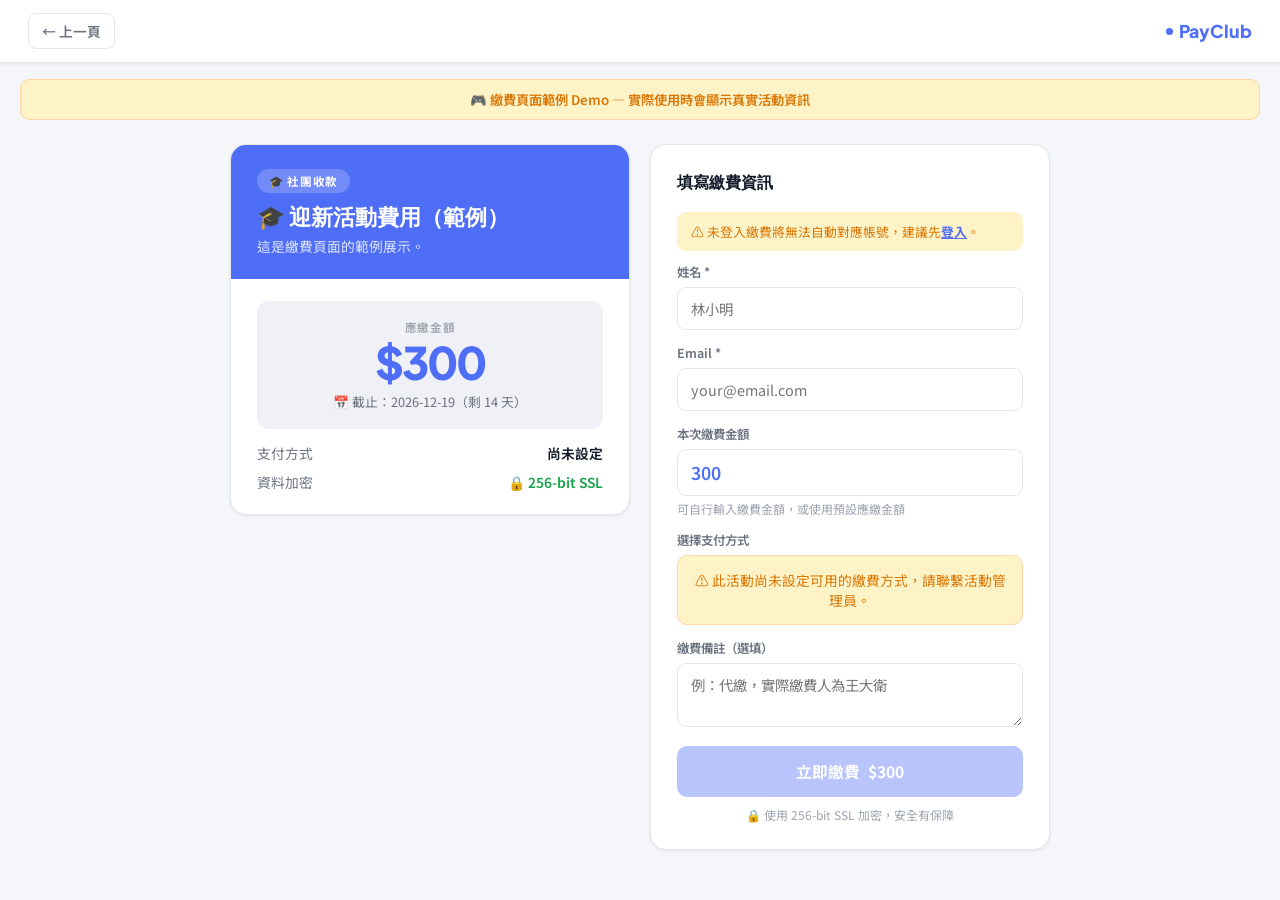
<file: pay.html>
<!DOCTYPE html>
<html lang="zh-TW">
<head>
<meta charset="UTF-8"><meta name="viewport" content="width=device-width, initial-scale=1.0">
<title>線上繳費 — PayClub</title>
<link href="https://fonts.googleapis.com/css2?family=Plus+Jakarta+Sans:wght@700;800&family=Noto+Sans+TC:wght@400;500;600;700&display=swap" rel="stylesheet">
<link rel="stylesheet" href="shared.css"><script src="pc_auth.js"></script>
<style>
body{min-height:100vh;background:var(--bg);}
.pay-nav{background:var(--white);border-bottom:1px solid var(--border);padding:13px 28px;display:flex;align-items:center;gap:12px;box-shadow:var(--shadow);}
.back-btn{display:inline-flex;align-items:center;gap:6px;color:var(--text2);font-size:0.86rem;font-weight:600;cursor:pointer;padding:7px 13px;border:1.5px solid var(--border);border-radius:8px;background:transparent;font-family:'Noto Sans TC',sans-serif;transition:all 0.15s;}
.back-btn:hover{border-color:var(--border2);background:var(--surface);}
.nav-logo{font-family:'Plus Jakarta Sans',sans-serif;font-weight:800;font-size:1.1rem;color:var(--accent);margin-left:auto;display:flex;align-items:center;gap:6px;}
.demo-banner{background:var(--orange-light);border:1px solid #fed7aa;border-radius:9px;padding:10px 16px;margin:16px 20px 0;font-size:0.83rem;color:var(--orange);text-align:center;font-weight:600;}
.pay-wrap{max-width:860px;margin:24px auto;padding:0 20px;}
.pay-grid{display:grid;grid-template-columns:1fr 1fr;gap:20px;align-items:start;}
.pay-info-card{background:var(--white);border:1px solid var(--border);border-radius:16px;overflow:hidden;box-shadow:var(--shadow);}
.pay-info-header{background:var(--accent);padding:22px 26px;color:#fff;}
.pay-badge{display:inline-block;background:rgba(255,255,255,0.2);border-radius:100px;padding:4px 12px;font-size:0.72rem;font-weight:700;letter-spacing:0.06em;margin-bottom:10px;}
.pay-title{font-family:'Plus Jakarta Sans',sans-serif;font-size:1.4rem;font-weight:800;margin-bottom:5px;line-height:1.2;}
.pay-desc{color:rgba(255,255,255,0.8);font-size:0.86rem;line-height:1.6;}
.pay-info-body{padding:22px 26px;}
.amount-display{text-align:center;padding:18px;background:var(--surface);border-radius:12px;margin-bottom:14px;}
.amount-label{font-size:0.72rem;font-weight:600;color:var(--text3);text-transform:uppercase;letter-spacing:0.06em;margin-bottom:5px;}
.amount-value{font-family:'Plus Jakarta Sans',sans-serif;font-size:2.8rem;font-weight:800;color:var(--accent);letter-spacing:-0.04em;line-height:1;}
.deadline-tag{display:flex;align-items:center;gap:6px;justify-content:center;margin-top:7px;font-size:0.8rem;color:var(--text2);}
.deadline-tag.urgent{color:var(--red);}
.info-rows{display:flex;flex-direction:column;gap:9px;}
.info-row{display:flex;justify-content:space-between;font-size:0.86rem;}
.info-row-label{color:var(--text2);}
.info-row-val{font-weight:600;}
.pay-form-card{background:var(--white);border:1px solid var(--border);border-radius:16px;padding:26px;box-shadow:var(--shadow);}
.pay-form-title{font-family:'Plus Jakarta Sans',sans-serif;font-size:1rem;font-weight:800;margin-bottom:18px;}
.user-identity{display:flex;align-items:center;gap:10px;background:var(--accent-light);border:1px solid #c7d2fe;border-radius:10px;padding:12px 14px;margin-bottom:16px;}
.user-av{width:34px;height:34px;border-radius:50%;background:var(--accent);color:#fff;display:flex;align-items:center;justify-content:center;font-size:0.85rem;font-weight:700;flex-shrink:0;}
.user-id-name{font-size:0.9rem;font-weight:700;color:var(--text);}
.user-id-email{font-size:0.75rem;color:var(--accent);}
.pay-methods{display:flex;flex-direction:column;gap:10px;margin-top:6px;}
.pay-method{padding:14px 16px;background:var(--white);border:1.5px solid var(--border);border-radius:10px;cursor:pointer;display:flex;align-items:center;gap:12px;transition:all 0.15s;}
.pay-method:hover{border-color:var(--accent);background:var(--accent-light);}
.pay-method.selected{border-color:var(--accent);background:var(--accent-light);}
.pay-method-icon{font-size:1.4rem;}
.pay-method-name{font-size:0.88rem;font-weight:600;flex:1;}
.submit-btn{width:100%;padding:14px;background:var(--accent);color:#fff;border:none;border-radius:10px;font-size:0.98rem;font-weight:700;cursor:pointer;font-family:'Noto Sans TC',sans-serif;display:flex;align-items:center;justify-content:center;gap:8px;margin-top:6px;transition:all 0.15s;}
.submit-btn:hover{background:var(--accent-dark);}
.security-note{text-align:center;font-size:0.75rem;color:var(--text3);margin-top:9px;}
.not-found{text-align:center;padding:60px 20px;max-width:400px;margin:0 auto;}
.success-wrap{max-width:500px;margin:48px auto;padding:0 20px;text-align:center;display:none;}
.success-circle{width:76px;height:76px;border-radius:50%;background:var(--green-light);border:3px solid var(--green);display:flex;align-items:center;justify-content:center;font-size:1.8rem;margin:0 auto 18px;animation:pop 0.4s cubic-bezier(0.16,1,0.3,1);}
@keyframes pop{from{transform:scale(0.5);opacity:0}to{transform:scale(1);opacity:1}}
.success-title{font-family:'Plus Jakarta Sans',sans-serif;font-size:1.7rem;font-weight:800;margin-bottom:7px;}
.success-sub{color:var(--text2);font-size:0.9rem;line-height:1.6;margin-bottom:22px;}
.receipt-card{background:var(--white);border:1px solid var(--border);border-radius:var(--radius);padding:18px;text-align:left;margin-bottom:18px;box-shadow:var(--shadow);}
.receipt-row{display:flex;justify-content:space-between;padding:8px 0;border-bottom:1px solid var(--border);font-size:0.87rem;}
.receipt-row:last-child{border-bottom:none;}
.receipt-row span:last-child{font-weight:700;color:var(--green);}
.loading-overlay{position:fixed;inset:0;background:rgba(255,255,255,0.85);display:none;align-items:center;justify-content:center;flex-direction:column;gap:14px;z-index:999;}
.loading-overlay.show{display:flex;}
.spinner{width:38px;height:38px;border:3px solid var(--border);border-top-color:var(--accent);border-radius:50%;animation:spin 0.7s linear infinite;}
@keyframes spin{to{transform:rotate(360deg)}}
@media(max-width:680px){.pay-grid{grid-template-columns:1fr;}.amount-value{font-size:2.2rem;}}
</style>
</head>
<body>
<nav class="pay-nav">
  <button class="back-btn" id="backBtn" onclick="goBack()">← 上一頁</button>
  <div class="nav-logo"><div style="width:7px;height:7px;background:var(--accent);border-radius:50%;"></div>PayClub</div>
</nav>

<div id="topBanner"></div>

<div id="mainContent">
  <div id="notFoundWrap" style="display:none">
    <div class="not-found">
      <div style="font-size:3rem;margin-bottom:14px">🔍</div>
      <div style="font-family:'Plus Jakarta Sans',sans-serif;font-size:1.2rem;font-weight:800;margin-bottom:8px;">找不到此活動</div>
      <div style="color:var(--text2);margin-bottom:20px">活動連結可能已過期或不存在</div>
      <button class="back-btn" onclick="goBack()">← 返回</button>
    </div>
  </div>
  <div class="pay-wrap" id="payWrap" style="display:none">
    <div class="pay-grid">
      <div class="pay-info-card">
        <div class="pay-info-header">
          <div class="pay-badge">🎓 社團收款</div>
          <div class="pay-title" id="payTitle">載入中...</div>
          <div class="pay-desc" id="payDesc"></div>
        </div>
        <div class="pay-info-body">
          <div class="amount-display">
            <div class="amount-label">應繳金額</div>
            <div class="amount-value" id="payAmount">$—</div>
            <div class="deadline-tag" id="deadlineTag">📅 —</div>
          </div>
          <div class="info-rows">
            <div class="info-row"><span class="info-row-label">支付方式</span><span class="info-row-val" id="methodsLabel">—</span></div>
            <div class="info-row"><span class="info-row-label">資料加密</span><span class="info-row-val" style="color:var(--green)">🔒 256-bit SSL</span></div>
          </div>
        </div>
      </div>
      <div class="pay-form-card">
        <div class="pay-form-title">填寫繳費資訊</div>
        <div id="userIdentitySection"></div>
        <div class="form-group">
          <label class="form-label">本次繳費金額</label>
          <input type="number" id="customPayAmount" class="form-input" placeholder="請輸入繳費金額" min="1" style="font-size:1.1rem;font-weight:600;color:var(--accent)" oninput="updatePayButton()">
          <div style="font-size:0.75rem;color:var(--text3);margin-top:4px">可自行輸入繳費金額，或使用預設應繳金額</div>
        </div>
        <div class="form-group">
          <label class="form-label">選擇支付方式</label>
          <div class="pay-methods" id="payMethods"></div>
        </div>
        <div class="form-group">
          <label class="form-label">繳費備註（選填）</label>
          <textarea id="payRemark" class="form-input" rows="2" placeholder="例：代繳，實際繳費人為王大衛" onkeydown="if(event.key==='Enter'&&!event.shiftKey){event.preventDefault();submitPayment();}"></textarea>
        </div>
        <button class="submit-btn" onclick="submitPayment()">立即繳費 <span id="payBtnAmt">$—</span></button>
        <div class="security-note">🔒 使用 256-bit SSL 加密，安全有保障</div>
      </div>
    </div>
  </div>
</div>

<div class="success-wrap" id="successWrap">
  <div class="success-circle">✓</div>
  <div class="success-title">繳費成功！</div>
  <div class="success-sub" id="successSub">繳費已完成！</div>
  <div class="receipt-card">
    <div style="font-size:0.72rem;font-weight:700;color:var(--text3);letter-spacing:0.08em;text-transform:uppercase;margin-bottom:10px;">繳費收據</div>
    <div class="receipt-row"><span>交易編號</span><span id="rcTxId">—</span></div>
    <div class="receipt-row"><span>活動名稱</span><span id="rcTitle">—</span></div>
    <div class="receipt-row"><span>繳費人</span><span id="rcName">—</span></div>
    <div class="receipt-row"><span>Email</span><span id="rcEmail">—</span></div>
    <div class="receipt-row"><span>金額</span><span id="rcAmount">—</span></div>
    <div class="receipt-row"><span>支付方式</span><span id="rcMethod">—</span></div>
    <div class="receipt-row"><span>備註</span><span id="rcRemark">—</span></div>
    <div class="receipt-row"><span>時間</span><span id="rcTime">—</span></div>
  </div>
  <button class="btn btn-primary" id="backToEventBtn" style="width:100%;justify-content:center">← 返回活動頁面</button>
</div>

<div class="loading-overlay" id="loadingOverlay">
  <div class="spinner"></div>
  <div style="font-size:0.88rem;color:var(--text2)">處理付款中...</div>
</div>
<div class="toast" id="toast"></div>

<script>
const DEFAULT_METHODS=[{id:'linepay',icon:'💚',name:'LINE Pay'},{id:'jkopay',icon:'🔵',name:'街口支付'},{id:'credit',icon:'💳',name:'信用卡'},{id:'atm',icon:'🏧',name:'ATM 轉帳'}];
let selectedMethod='LINE Pay',foundEvent=null,ownerKey=null,personalAmt=0,isDemo=false;
const currentUser=PC_getUser();
const params=new URLSearchParams(location.search);
const eventId=params.get('event');

// Back button: go to event page if we know it, else history.back()
function goBack(){
  if(eventId)location.href='event.html?id='+eventId;
  else history.back();
}
document.getElementById('backToEventBtn').onclick=()=>{if(eventId)location.href='event.html?id='+eventId;else location.href='dashboard.html';};

if(!eventId){
  isDemo=true;
  document.getElementById('topBanner').innerHTML='<div class="demo-banner">🎮 繳費頁面範例 Demo — 實際使用時會顯示真實活動資訊</div>';
  foundEvent={id:'demo',title:'🎓 迎新活動費用（範例）',desc:'這是繳費頁面的範例展示。',amount:300,deadline:new Date(Date.now()+14*86400000).toISOString().split('T')[0],status:'active',members:[]};
  personalAmt=300;ownerKey=null;
  document.getElementById('payWrap').style.display='block';
  setupPage();
} else {
  const result=PC_findEventById(eventId);
  if(!result){document.getElementById('notFoundWrap').style.display='block';}
  else{
    foundEvent=result.event;ownerKey=result.ownerKey;
    // Get personal amount for this user
    if(currentUser){
      const myM=(foundEvent.members||[]).find(m=>m.email===currentUser.email);
      if(myM){
        const expectedAmt = PC_getExpectedAmount(foundEvent, myM);
        const paidTotal = (myM.txHistory || []).reduce((sum, tx) => sum + (Number(tx.amount) || 0), 0);
        personalAmt = Math.max(0, expectedAmt - paidTotal);  // 剩餘待繳金額
      } else {
        personalAmt = Number(foundEvent.amount) || 0;
      }
    } else {
      personalAmt=Number(foundEvent.amount)||0;
    }
    document.getElementById('payWrap').style.display='block';
    setupPage();
  }
}

function setupPage(){
  document.getElementById('payTitle').textContent=foundEvent.title;
  document.getElementById('payDesc').textContent=foundEvent.desc||'請完成繳費，謝謝！';
  document.getElementById('payAmount').textContent='$'+personalAmt.toLocaleString();
  document.getElementById('payBtnAmt').textContent='$'+personalAmt.toLocaleString();
  
  // 設定自定義金額欄位預設值（有應繳金額才填入，否則留空）
  if(personalAmt > 0){
    document.getElementById('customPayAmount').value = personalAmt;
    document.getElementById('payBtnAmt').textContent = '$' + personalAmt.toLocaleString();
  } else {
    document.getElementById('customPayAmount').value = '';
    document.getElementById('payBtnAmt').textContent = '請輸入金額';
  }
  
  const dl=new Date(foundEvent.deadline),days=Math.ceil((dl-new Date())/86400000);
  const dtag=document.getElementById('deadlineTag');
  dtag.textContent='📅 截止：'+foundEvent.deadline+'（剩 '+Math.max(0,days)+' 天）';
  if(days<=3)dtag.classList.add('urgent');

  // User identity
  const idSec=document.getElementById('userIdentitySection');
  if(currentUser){
    idSec.innerHTML=`<div class="user-identity">
      <div class="user-av">${currentUser.name.slice(0,1)}</div>
      <div style="flex:1"><div class="user-id-name">${currentUser.name}</div><div class="user-id-email">${currentUser.email}</div></div>
      <span class="badge badge-green" style="font-size:0.68rem">已登入</span>
    </div>`;
  } else {
    idSec.innerHTML=`
      <div style="background:var(--orange-light);border-radius:9px;padding:10px 14px;margin-bottom:12px;font-size:0.8rem;color:var(--orange);">⚠️ 未登入繳費將無法自動對應帳號，建議先<a href="login.html?next=${encodeURIComponent(location.href)}" style="color:var(--accent);font-weight:700">登入</a>。</div>
      <div class="form-group"><label class="form-label">姓名 *</label><input type="text" id="guestName" class="form-input" placeholder="林小明"></div>
      <div class="form-group"><label class="form-label">Email *</label><input type="email" id="guestEmail" class="form-input" placeholder="your@email.com"></div>`;
  }

  // Payment methods — 根據活動設定的方式過濾
  let methods=DEFAULT_METHODS;
  if(ownerKey){
    const ownerEmail=ownerKey.replace('pc_events__','');
    const saved=localStorage.getItem('pc_pay_methods__'+ownerEmail);
    if(saved){
      const parsed=JSON.parse(saved);
      const active=parsed.filter(m=>m.active);
      if(active.length)methods=active;
    }
  }
  
  // 繳費方式過濾：
  // - paymentMethods === undefined → 從未設定，擋住
  // - paymentMethods === [] → 明確設定為空，擋住
  // - paymentMethods 有內容 → 只顯示選取的
  if(!foundEvent.paymentMethods || foundEvent.paymentMethods.length === 0){
    methods = [];
  } else {
    methods = methods.filter(m => foundEvent.paymentMethods.includes(m.id));
  }

  if(methods.length === 0){
    document.getElementById('payMethods').innerHTML = `
      <div style="background:var(--orange-light);border:1px solid #fed7aa;border-radius:10px;padding:14px 16px;font-size:0.86rem;color:var(--orange);text-align:center;">
        ⚠️ 此活動尚未設定可用的繳費方式，請聯繫活動管理員。
      </div>`;
    document.getElementById('methodsLabel').textContent = '尚未設定';
    // 禁用繳費按鈕
    const btn = document.querySelector('.submit-btn');
    if(btn){ btn.disabled=true; btn.style.opacity='0.4'; btn.style.cursor='not-allowed'; }
    selectedMethod = '';
    return;
  }
  
  // 渲染為一行一個
  document.getElementById('payMethods').innerHTML=methods.map((m,i)=>`
    <div class="pay-method${i===0?' selected':''}" onclick="selectMethod(this,'${m.name}')">
      <div class="pay-method-icon">${m.icon}</div>
      <div class="pay-method-name">${m.name}</div>
    </div>
  `).join('');
  document.getElementById('methodsLabel').textContent=methods.map(m=>m.name).join(' · ');
  selectedMethod=methods[0]?.name||'LINE Pay';
}

function selectMethod(el,m){document.querySelectorAll('.pay-method').forEach(x=>x.classList.remove('selected'));el.classList.add('selected');selectedMethod=m;}

function updatePayButton(){
  const val = document.getElementById('customPayAmount').value;
  const customAmt = parseFloat(val);
  if(!val || isNaN(customAmt) || customAmt <= 0){
    document.getElementById('payBtnAmt').textContent = '請輸入金額';
  } else {
    document.getElementById('payBtnAmt').textContent = '$' + customAmt.toLocaleString();
  }
}

function submitPayment(){
  if(isDemo){PC_toast('🎮 Demo 模式，不實際處理付款');return;}
  
  // 取得自定義繳費金額
  const rawVal = document.getElementById('customPayAmount').value;
  const actualPayAmount = parseFloat(rawVal);
  if(!rawVal || isNaN(actualPayAmount) || actualPayAmount <= 0){
    PC_toast('❌ 請輸入大於 0 的繳費金額');
    document.getElementById('customPayAmount').focus();
    return;
  }
  
  let payerName,payerEmail;
  if(currentUser){payerName=currentUser.name;payerEmail=currentUser.email;}
  else{
    payerName=(document.getElementById('guestName')||{}).value?.trim();
    payerEmail=(document.getElementById('guestEmail')||{}).value?.trim();
    if(!payerName||!payerEmail||!payerEmail.includes('@')){PC_toast('請填寫姓名與 Email');return;}
  }
  const remark=document.getElementById('payRemark').value.trim();
  document.getElementById('loadingOverlay').classList.add('show');
  setTimeout(()=>{
    document.getElementById('loadingOverlay').classList.remove('show');
    const txId=PC_genTxId(),now=PC_nowStr();
    if(ownerKey){
      const evts=JSON.parse(localStorage.getItem(ownerKey)||'[]');
      const e=evts.find(x=>x.id===eventId);
      if(e){
        if(!e.members)e.members=[];
        let m=e.members.find(x=>x.email===payerEmail);
        if(m){
          // 現有成員繳費
          if(!m.txHistory)m.txHistory=[];
          m.txHistory.push({
            txId,
            amount: actualPayAmount,  // 使用自定義繳費金額
            time: now,
            method: selectedMethod,
            remark: remark
          });
          // 檢查是否繳清
          const expectedAmt = m.customAmount !== null && m.customAmount !== undefined ? m.customAmount : (e.amount || 0);
          const paidTotal = m.txHistory.reduce((sum, tx) => sum + (Number(tx.amount) || 0), 0);
          m.status = paidTotal >= expectedAmt ? 'paid' : 'pending';
          if(!m.paidAt)m.paidAt=now;
          if(!m.txId)m.txId=txId;
          m.payMethod=selectedMethod;
        }
        else{
          m=e.members.find(x=>x.name===payerName&&!x.email);
          if(m){
            // 補充 Email 並繳費
            m.email=payerEmail;
            if(!m.txHistory)m.txHistory=[];
            m.txHistory.push({txId, amount: actualPayAmount, time: now, method: selectedMethod, remark: remark});
            const expectedAmt = m.customAmount !== null && m.customAmount !== undefined ? m.customAmount : (e.amount || 0);
            const paidTotal = m.txHistory.reduce((sum, tx) => sum + (Number(tx.amount) || 0), 0);
            m.status = paidTotal >= expectedAmt ? 'paid' : 'pending';
            if(!m.paidAt)m.paidAt=now;
            if(!m.txId)m.txId=txId;
            m.payMethod=selectedMethod;
          }
          else{
            // 新成員
            e.members.push({
              name:payerName,
              email:payerEmail,
              roles:['payer'],
              role:'payer',
              status:'paid',
              paidAt:now,
              txId,
              payMethod:selectedMethod,
              customAmount:null,
              txHistory:[{txId, amount: actualPayAmount, time: now, method: selectedMethod, remark: remark}]
            });
          }
        }
        localStorage.setItem(ownerKey,JSON.stringify(evts));
        // Notify event owner
        const ownerEmail=ownerKey.replace('pc_events__','');
        PC_sendNotify(ownerEmail,'收到繳費通知 💰',`${payerName}(${payerEmail}) 已繳費「${foundEvent.title}」$${actualPayAmount.toLocaleString()}，方式：${selectedMethod}，交易編號：${txId}。`,'success');
      }
    }
    document.getElementById('rcTxId').textContent=txId;
    document.getElementById('rcTitle').textContent=foundEvent.title;
    document.getElementById('rcName').textContent=payerName;
    document.getElementById('rcEmail').textContent=payerEmail;
    document.getElementById('rcAmount').textContent='$'+actualPayAmount.toLocaleString();
    document.getElementById('rcMethod').textContent=selectedMethod;
    document.getElementById('rcRemark').textContent=remark||'—';
    document.getElementById('rcTime').textContent=new Date().toLocaleString('zh-TW');
    document.getElementById('successSub').textContent=payerName+'，繳費已完成！幹部將會收到通知。';
    document.getElementById('mainContent').style.display='none';
    document.getElementById('successWrap').style.display='block';
  },1800);
}
</script>
</body></html>
</file>
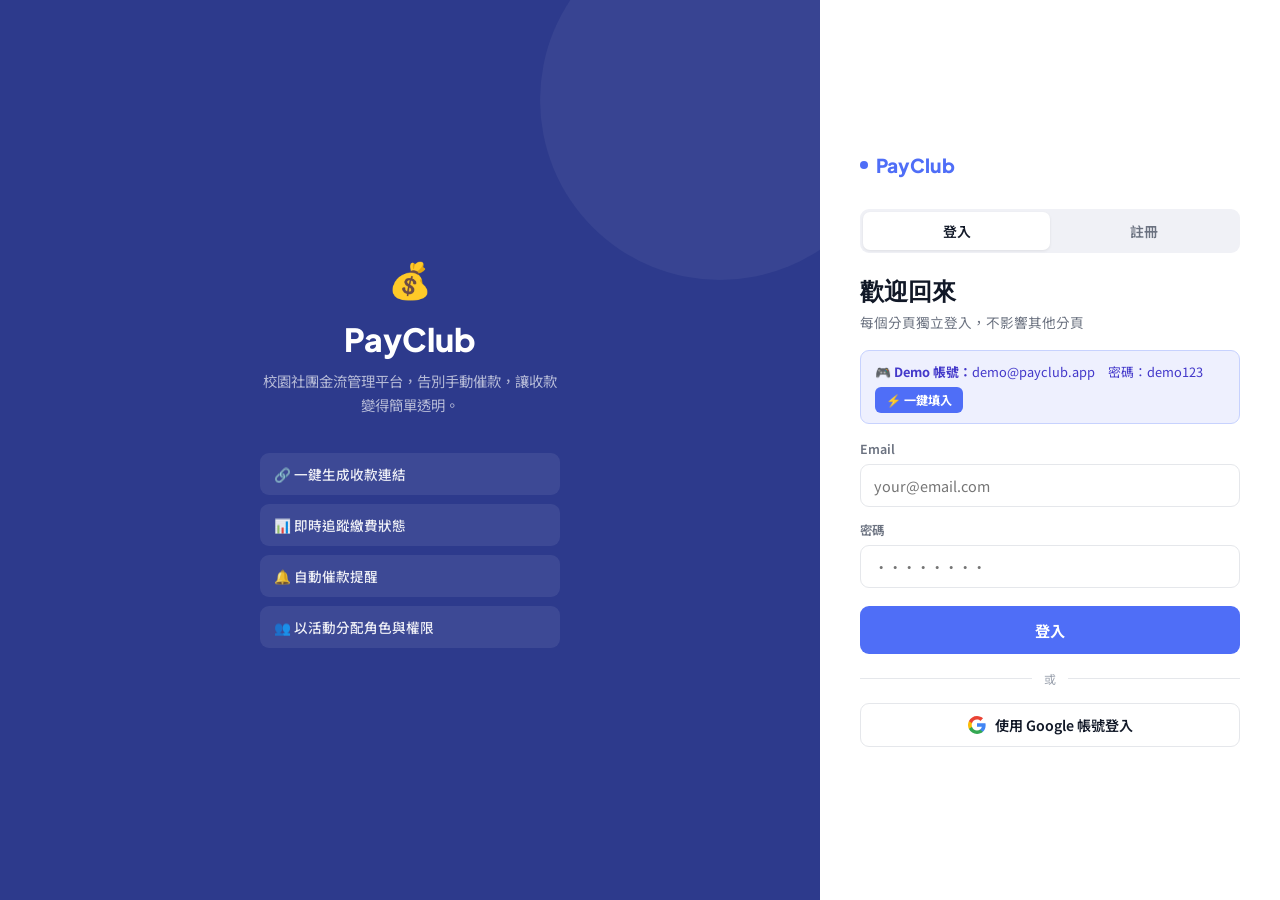
<file: report.html>
<!DOCTYPE html>
<html lang="zh-TW">
<head>
<meta charset="UTF-8"><meta name="viewport" content="width=device-width, initial-scale=1.0">
<title>財務報表 — PayClub</title>
<link href="https://fonts.googleapis.com/css2?family=Plus+Jakarta+Sans:wght@700;800&family=Noto+Sans+TC:wght@400;500;600;700&display=swap" rel="stylesheet">
<link rel="stylesheet" href="shared.css">
<script src="pc_auth.js"></script>
<style>
body{display:flex;}
/* Event selector */
.evt-selector-card{background:var(--white);border:1px solid var(--border);border-radius:var(--radius);padding:20px 24px;margin-bottom:20px;box-shadow:var(--shadow);}
.evt-selector-title{font-size:0.82rem;font-weight:700;color:var(--text2);text-transform:uppercase;letter-spacing:0.05em;margin-bottom:12px;}
.evt-checkboxes{display:flex;flex-wrap:wrap;gap:8px;}
.evt-chip{display:flex;align-items:center;gap:6px;padding:6px 14px;border:1.5px solid var(--border);border-radius:100px;cursor:pointer;font-size:0.83rem;font-weight:600;color:var(--text2);transition:all 0.15s;user-select:none;}
.evt-chip:hover{border-color:var(--accent);color:var(--accent);}
.evt-chip.selected{border-color:var(--accent);background:var(--accent-light);color:var(--accent);}
.evt-chip input{display:none;}
.select-all-btn{background:var(--surface);border:1.5px solid var(--border);border-radius:100px;padding:6px 14px;font-size:0.82rem;font-weight:600;color:var(--text2);cursor:pointer;font-family:'Noto Sans TC',sans-serif;transition:all 0.15s;}
.select-all-btn:hover{border-color:var(--border2);color:var(--text);}
.selector-actions{display:flex;align-items:center;gap:8px;margin-bottom:12px;}

.summary-grid{display:grid;grid-template-columns:repeat(4,1fr);gap:12px;margin-bottom:20px;}
.sum-card{background:var(--white);border:1px solid var(--border);border-radius:var(--radius);padding:16px 18px;box-shadow:var(--shadow);}
.sum-label{font-size:0.72rem;font-weight:600;color:var(--text3);text-transform:uppercase;letter-spacing:0.05em;margin-bottom:6px;}
.sum-val{font-family:'Plus Jakarta Sans',sans-serif;font-size:1.7rem;font-weight:800;letter-spacing:-0.03em;line-height:1;}
.chart-grid{display:grid;grid-template-columns:180px 1fr;gap:16px;margin-bottom:20px;}
.chart-card{background:var(--white);border:1px solid var(--border);border-radius:var(--radius);padding:18px;box-shadow:var(--shadow);}
.chart-title{font-size:0.78rem;font-weight:700;color:var(--text2);text-transform:uppercase;letter-spacing:0.05em;margin-bottom:14px;}
.donut-wrap{display:flex;align-items:center;justify-content:center;margin-bottom:12px;}
.donut{position:relative;width:84px;height:84px;}
.donut-svg{transform:rotate(-90deg);}
.donut-center{position:absolute;inset:0;display:flex;flex-direction:column;align-items:center;justify-content:center;}
.donut-pct{font-family:'Plus Jakarta Sans',sans-serif;font-size:1.1rem;font-weight:800;}
.donut-sub{font-size:0.6rem;color:var(--text3);}
.legend{display:flex;flex-direction:column;gap:7px;}
.legend-row{display:flex;align-items:center;gap:7px;font-size:0.78rem;color:var(--text2);}
.leg-dot{width:7px;height:7px;border-radius:50%;flex-shrink:0;}
.leg-val{font-weight:700;margin-left:auto;}
.bar-list{display:flex;flex-direction:column;gap:10px;}
.bar-row{display:flex;align-items:center;gap:10px;}
.bar-label{font-size:0.8rem;color:var(--text2);width:110px;text-align:right;flex-shrink:0;overflow:hidden;text-overflow:ellipsis;white-space:nowrap;}
.bar-track{flex:1;height:8px;background:var(--surface);border-radius:100px;overflow:hidden;}
.bar-fill{height:100%;border-radius:100px;background:linear-gradient(90deg,var(--accent),#06b6d4);transition:width 1s ease;}
.bar-pct{font-size:0.76rem;font-weight:700;color:var(--text2);width:34px;text-align:right;flex-shrink:0;}
.table-card{background:var(--white);border:1px solid var(--border);border-radius:var(--radius);overflow:hidden;box-shadow:var(--shadow);}
.table-header{padding:14px 20px;border-bottom:1px solid var(--border);display:flex;align-items:center;justify-content:space-between;}
.table-title{font-size:0.9rem;font-weight:700;}
table{width:100%;border-collapse:collapse;}
thead th{padding:9px 18px;font-size:0.7rem;font-weight:700;color:var(--text3);text-transform:uppercase;letter-spacing:0.05em;text-align:left;background:var(--surface);border-bottom:1px solid var(--border);}
tbody tr:hover{background:var(--surface);}
tbody td{padding:11px 18px;font-size:0.86rem;border-bottom:1px solid var(--border);}
tbody tr:last-child td{border-bottom:none;}
/* 排序按鈕 */
.sort-btn{display:inline-flex;align-items:center;gap:4px;padding:4px 10px;border-radius:6px;border:1.5px solid var(--border);background:transparent;font-size:0.72rem;font-weight:600;color:var(--text2);cursor:pointer;font-family:'Noto Sans TC',sans-serif;transition:all 0.15s;white-space:nowrap;}
.sort-btn:hover{border-color:var(--accent);color:var(--accent);}
.sort-btn.asc::after{content:' ▲';}
.sort-btn.desc::after{content:' ▼';}
.sort-btn.active{border-color:var(--accent);background:var(--accent-light);color:var(--accent);}
.tx-row-evt{font-size:0.72rem;color:var(--text3);margin-top:2px;}

.pdf-overlay{position:fixed;inset:0;background:rgba(0,0,0,0.5);backdrop-filter:blur(3px);z-index:300;display:none;align-items:center;justify-content:center;padding:20px;}
.pdf-overlay.show{display:flex;}
.pdf-doc{background:#fff;color:#111;border-radius:12px;padding:38px;width:100%;max-width:620px;max-height:85vh;overflow-y:auto;position:relative;}
.pdf-close{position:absolute;top:14px;right:14px;background:var(--surface);border:1px solid var(--border);border-radius:50%;width:28px;height:28px;cursor:pointer;font-size:1rem;display:flex;align-items:center;justify-content:center;color:var(--text2);}
.pdf-logo{font-family:'Plus Jakarta Sans',sans-serif;font-size:1.4rem;font-weight:800;color:#4f6ef7;}
.pdf-sep{height:3px;background:#4f6ef7;border-radius:100px;margin:14px 0;}
.pdf-section-title{font-size:0.7rem;font-weight:700;color:#4f6ef7;text-transform:uppercase;letter-spacing:0.08em;margin:14px 0 8px;border-bottom:1px solid #e0e0f0;padding-bottom:4px;}
.pdf-stat-row{display:grid;grid-template-columns:1fr 1fr 1fr;gap:10px;margin-bottom:12px;}
.pdf-stat{background:#f5f5ff;border-radius:8px;padding:11px;text-align:center;}
.pdf-stat-val{font-family:'Plus Jakarta Sans',sans-serif;font-size:1.2rem;font-weight:800;color:#4f6ef7;}
.pdf-stat-label{font-size:0.7rem;color:#666;margin-top:3px;}
.pdf-table{width:100%;border-collapse:collapse;font-size:0.82rem;}
.pdf-table th{background:#f0f0ff;padding:7px 10px;text-align:left;font-size:0.68rem;color:#4f6ef7;font-weight:700;}
.pdf-table td{padding:7px 10px;border-bottom:1px solid #eee;color:#333;}
.pdf-dl-btn{width:100%;padding:12px;background:#4f6ef7;color:#fff;border:none;border-radius:9px;font-size:0.9rem;font-weight:700;cursor:pointer;margin-top:16px;font-family:'Noto Sans TC',sans-serif;}
</style>
</head>
<body>
<div class="mobile-overlay" id="mobileOverlay" onclick="closeSidebar()"></div>
<nav class="mobile-nav">
  <div class="mobile-nav-logo"><span style="width:7px;height:7px;background:var(--accent);border-radius:50%;display:inline-block;margin-right:4px"></span>PayClub</div>
  <button class="hamburger" onclick="openSidebar()">☰</button>
</nav>
<aside class="sidebar" id="sidebar">
  <div class="sidebar-logo"><div class="logo-dot"></div>PayClub</div>
  <nav class="sidebar-nav">
    <a class="nav-item" href="dashboard.html"><span class="icon">🏠</span>總覽</a>
    <a class="nav-item" href="create.html"><span class="icon">➕</span>建立活動</a>
    <a class="nav-item" href="member.html"><span class="icon">🤝</span>加入活動</a>
    <a class="nav-item" href="payment-methods.html"><span class="icon">💳</span>繳費方式管理</a>
    <a class="nav-item" href="report.html"><span class="icon">📊</span>財務報表</a>
    <div class="nav-section">我的活動</div>
    <div id="sidebarEvents"></div>
    <a class="nav-item" href="index.html"><span class="icon">🌐</span>首頁</a>
    <a class="nav-item" href="notifications.html" style="position:relative">
      <span class="icon">🔔</span>通知
      <span class="badge-notify" id="notifBadge" style="display:none">0</span>
    </a>
  </nav>
  <div class="sidebar-bottom">
    <div class="user-card">
      <div class="avatar" id="avatarInitial">?</div>
      <div class="user-info">
        <div class="user-name" id="userName">載入中</div>
        <div class="user-email" id="userEmail">email...</div>
      </div>
      <button class="logout-btn" onclick="PC_logout()">登出</button>
    </div>
  </div>
</aside>
<main class="main">
  <div class="topbar">
    <div><div class="page-title">財務報表</div><div class="page-sub">選擇活動，查看對應收款統計與明細</div></div>
    <div style="display:flex;gap:8px;">
      <button class="btn btn-ghost" onclick="exportPDF()">📄 匯出 PDF</button>
      <button class="btn btn-primary" style="color:#fff;justify-content:center;" onclick="exportExcel()">📊 匯出 Excel</button>
    </div>
  </div>

  <!-- Event selector -->
  <div class="evt-selector-card">
    <div class="evt-selector-title">選擇要查看的活動</div>
    <div class="selector-actions">
      <button class="select-all-btn" onclick="selectAll()">全選</button>
      <button class="select-all-btn" onclick="selectNone()">清除</button>
      <span style="font-size:0.8rem;color:var(--text3);margin-left:4px;" id="selectedCount">已選 0 個活動</span>
    </div>
    <div class="evt-checkboxes" id="evtCheckboxes"></div>
  </div>

  <div class="summary-grid">
    <div class="sum-card"><div class="sum-label">總實收金額</div><div class="sum-val" id="rCollected" style="color:var(--green)">$0</div></div>
    <div class="sum-card"><div class="sum-label">總應收金額</div><div class="sum-val" id="rExpected">$0</div></div>
    <div class="sum-card"><div class="sum-label">整體繳費率</div><div class="sum-val" id="rRate">0%</div></div>
    <div class="sum-card"><div class="sum-label">待收金額</div><div class="sum-val" id="rPending" style="color:var(--orange)">$0</div></div>
  </div>

  <div class="chart-grid">
    <div class="chart-card">
      <div class="chart-title">繳費分佈</div>
      <div class="donut-wrap">
        <div class="donut">
          <svg class="donut-svg" width="84" height="84" viewBox="0 0 84 84">
            <circle cx="42" cy="42" r="30" fill="none" stroke="#f0f1f6" stroke-width="11"/>
            <circle id="dPaid" cx="42" cy="42" r="30" fill="none" stroke="url(#dg)" stroke-width="11" stroke-linecap="round" stroke-dasharray="0 189"/>
            <circle id="dPend" cx="42" cy="42" r="30" fill="none" stroke="#fbbf24" stroke-width="11" stroke-linecap="round" stroke-dasharray="0 189" stroke-dashoffset="0"/>
            <defs><linearGradient id="dg" x1="0%" y1="0%" x2="100%"><stop offset="0%" stop-color="#4f6ef7"/><stop offset="100%" stop-color="#06b6d4"/></linearGradient></defs>
          </svg>
          <div class="donut-center"><div class="donut-pct" id="dPct">0%</div><div class="donut-sub">已繳</div></div>
        </div>
      </div>
      <div class="legend">
        <div class="legend-row"><div class="leg-dot" style="background:var(--accent)"></div>已繳<span class="leg-val" id="lPaid">0人</span></div>
        <div class="legend-row"><div class="leg-dot" style="background:#fbbf24"></div>待繳<span class="leg-val" id="lPending">0人</span></div>
        <div class="legend-row"><div class="leg-dot" style="background:var(--red)"></div>逾期<span class="leg-val" id="lOverdue">0人</span></div>
      </div>
    </div>
    <div class="chart-card">
      <div class="chart-title">各活動收款進度</div>
      <div class="bar-list" id="barList"><div style="color:var(--text3);font-size:0.85rem;text-align:center;padding:20px;">請選擇活動</div></div>
    </div>
  </div>

  <div class="table-card">
    <div class="table-header">
      <div class="table-title">收款明細</div>
      <div style="display:flex;gap:6px;flex-wrap:wrap;align-items:center;">
        <span style="font-size:0.72rem;color:var(--text3);margin-right:4px;">排序：</span>
        <button class="sort-btn active asc" id="sort-time" onclick="setSort('time')">繳費時間</button>
        <button class="sort-btn" id="sort-name" onclick="setSort('name')">成員</button>
        <button class="sort-btn" id="sort-amt" onclick="setSort('amt')">金額</button>
        <button class="sort-btn" id="sort-method" onclick="setSort('method')">方式</button>
        <button class="sort-btn" id="sort-evt" onclick="setSort('evt')">活動</button>
      </div>
    </div>
    <table>
      <thead><tr>
        <th>#</th><th>成員</th><th>活動</th><th>繳費時間</th><th>金額</th><th>累計已繳</th><th>方式</th><th>狀態</th>
      </tr></thead>
      <tbody id="detailBody"><tr><td colspan="8" style="text-align:center;padding:28px;color:var(--text3);">請選擇活動</td></tr></tbody>
    </table>
  </div>
</main>

<!-- PDF -->
<div class="pdf-overlay" id="pdfOverlay">
  <div class="pdf-doc">
    <button class="pdf-close" onclick="document.getElementById('pdfOverlay').classList.remove('show')">✕</button>
    <div class="pdf-logo">PayClub</div>
    <div style="font-size:0.76rem;color:#888;">財務報告 · <span id="pdfDate"></span></div>
    <div class="pdf-sep"></div>
    <div class="pdf-section-title">收款摘要</div>
    <div class="pdf-stat-row" style="grid-template-columns:repeat(5,1fr);">
      <div class="pdf-stat"><div class="pdf-stat-val" id="pdfTotal">$0</div><div class="pdf-stat-label">實收</div></div>
      <div class="pdf-stat"><div class="pdf-stat-val" id="pdfExpected">$0</div><div class="pdf-stat-label">應收</div></div>
      <div class="pdf-stat"><div class="pdf-stat-val" id="pdfPending">$0</div><div class="pdf-stat-label">待收</div></div>
      <div class="pdf-stat"><div class="pdf-stat-val" id="pdfRate">0%</div><div class="pdf-stat-label">繳費率</div></div>
      <div class="pdf-stat"><div class="pdf-stat-val" id="pdfEvts">0</div><div class="pdf-stat-label">活動數</div></div>
    </div>
    <div style="display:grid;grid-template-columns:1fr 1fr;gap:8px;margin-bottom:12px;font-size:0.78rem;color:#555;">
      <div>開始日期：<strong id="pdfStartDate">—</strong></div>
      <div>結束日期：<strong id="pdfEndDate">—</strong></div>
    </div>
    <div class="pdf-section-title">各活動明細</div>
    <table class="pdf-table"><thead><tr><th>活動名稱</th><th>實收</th><th>應收</th><th>待收</th><th>繳費率</th></tr></thead><tbody id="pdfBody"></tbody></table>
    <div id="pdfMemberDetail"></div>
    <button class="pdf-dl-btn" onclick="doPrint()">🖨 列印 / 儲存為 PDF</button>
  </div>
</div>
<div class="toast" id="toast"></div>

<script>
function openSidebar(){document.getElementById("sidebar").classList.add("open");document.getElementById("mobileOverlay").classList.add("show");}
function closeSidebar(){document.getElementById("sidebar").classList.remove("open");document.getElementById("mobileOverlay").classList.remove("show");}
const user=PC_requireLogin();if(!user)throw new Error('redirect');
PC_fillSidebarUser();

let selectedIds=new Set();

// ── 新版側邊欄下拉選單邏輯 ──
function toggleSideMenu(id) {
  document.getElementById(id).classList.toggle('open');
  document.getElementById(id + '_icon').classList.toggle('open');
}

function renderSidebar(){
  const evts = PC_getAllMyEvents();
  const created = evts.filter(e => e._isOwner);
  const joined = evts.filter(e => !e._isOwner && (!e._myMember || e._myMember.status !== 'pending_invite'));

  const curId = (typeof eventId !== 'undefined') ? eventId : null;
  let html = '';

  // 已建立活動區塊
  html += `<div class="sidebar-menu-header" onclick="toggleSideMenu('menu_created')">已建立活動 <span class="chevron open" id="menu_created_icon">▼</span></div>`;
  html += `<div class="sidebar-menu-list open" id="menu_created">`;
  if(!created.length) html += `<div style="padding:6px 12px; font-size:0.75rem; color:var(--text3)">無資料</div>`;
  html += created.map(e => `<a class="nav-event${e.id===curId?' current':''}" href="event.html?id=${e.id}"><span style="overflow:hidden;text-overflow:ellipsis;white-space:nowrap;flex:1">${e.title}</span></a>`).join('');
  html += `</div>`;

  // 已加入活動區塊
  html += `<div class="sidebar-menu-header" onclick="toggleSideMenu('menu_joined')">已加入活動 <span class="chevron open" id="menu_joined_icon">▼</span></div>`;
  html += `<div class="sidebar-menu-list open" id="menu_joined">`;
  if(!joined.length) html += `<div style="padding:6px 12px; font-size:0.75rem; color:var(--text3)">無資料</div>`;
  html += joined.map(e => `<a class="nav-event" href="member.html"><span style="overflow:hidden;text-overflow:ellipsis;white-space:nowrap;flex:1">${e.title}</span></a>`).join('');
  html += `</div>`;

  const container = document.getElementById('sidebarEvents');
  if(container) container.innerHTML = html;
  if(typeof PC_fillSidebarUser === 'function') PC_fillSidebarUser();
}

// 執行渲染側邊欄
renderSidebar();
  
function renderSelector(){
  const evts=PC_getEvents();
  const box=document.getElementById('evtCheckboxes');
  if(!evts.length){box.innerHTML='<div style="color:var(--text3);font-size:0.85rem;">尚無活動</div>';return;}
  box.innerHTML=evts.map(e=>`
    <label class="evt-chip${selectedIds.has(e.id)?' selected':''}" onclick="toggleEvt('${e.id}',this)">
      <span>${e.title}</span>
      <span class="badge ${e.status==='active'?'badge-green':'badge-gray'}" style="font-size:0.65rem;">${e.status==='active'?'進行中':'已結束'}</span>
    </label>`).join('');
  document.getElementById('selectedCount').textContent='已選 '+selectedIds.size+' 個活動';
}

function toggleEvt(id,el){
  if(selectedIds.has(id)){selectedIds.delete(id);el.classList.remove('selected');}
  else{selectedIds.add(id);el.classList.add('selected');}
  document.getElementById('selectedCount').textContent='已選 '+selectedIds.size+' 個活動';
  renderReport();
}

function selectAll(){
  PC_getEvents().forEach(e=>selectedIds.add(e.id));
  renderSelector();renderReport();
}
function selectNone(){
  selectedIds.clear();renderSelector();renderReport();
}

function renderReport(){
  const allEvts=PC_getEvents();
  const evts=allEvts.filter(e=>selectedIds.has(e.id));
  let collected=0,expected=0,paidCount=0,pendCount=0,ovdCount=0,totalPayers=0;
  evts.forEach(e=>{
    collected+=PC_getCollected(e);expected+=PC_getExpected(e);
    PC_getPayers(e).forEach(m=>{totalPayers++;if(m.status==='paid')paidCount++;else if(m.status==='overdue')ovdCount++;else pendCount++;});
  });
  // 繳費率 = 實收 / 應收（金額計算）
  const rate=expected>0?Math.min(100,Math.round(collected/expected*100)):0;
  document.getElementById('rCollected').textContent='$'+collected.toLocaleString();
  document.getElementById('rExpected').textContent='$'+expected.toLocaleString();
  document.getElementById('rRate').textContent=rate+'%';
  document.getElementById('rPending').textContent='$'+(expected-collected).toLocaleString();
  document.getElementById('lPaid').textContent=paidCount+'人';
  document.getElementById('lPending').textContent=pendCount+'人';
  document.getElementById('lOverdue').textContent=ovdCount+'人';
  document.getElementById('dPct').textContent=rate+'%';
  const circ=2*Math.PI*30;
  document.getElementById('dPaid').setAttribute('stroke-dasharray',`${circ*rate/100} ${circ}`);
  const pendPct=expected>0?(expected-collected)/expected:0;
  document.getElementById('dPend').setAttribute('stroke-dasharray',`${circ*Math.min(1,pendPct)} ${circ}`);
  document.getElementById('dPend').setAttribute('stroke-dashoffset',`-${circ*rate/100}`);

  if(!evts.length){
    document.getElementById('barList').innerHTML='<div style="color:var(--text3);font-size:0.85rem;text-align:center;padding:20px;">請選擇活動</div>';
    document.getElementById('detailBody').innerHTML='<tr><td colspan="8" style="text-align:center;padding:28px;color:var(--text3);">請選擇活動</td></tr>';
    return;
  }

  document.getElementById('barList').innerHTML=evts.map(e=>{
    const c=PC_getCollected(e),ex=PC_getExpected(e);
    const pct=ex?Math.round(c/ex*100):0;
    return `<div class="bar-row"><div class="bar-label" title="${e.title}">${e.title}</div><div class="bar-track"><div class="bar-fill" style="width:${pct}%"></div></div><div class="bar-pct">${pct}%</div></div>`;
  }).join('');

  renderDetailTable();
}

// ── 排序狀態 ──
let sortKey='time', sortDir='asc';

function setSort(key){
  if(sortKey===key){ sortDir=sortDir==='asc'?'desc':'asc'; }
  else { sortKey=key; sortDir='asc'; }
  document.querySelectorAll('.sort-btn').forEach(b=>{ b.classList.remove('active','asc','desc'); });
  const btn=document.getElementById('sort-'+key);
  btn.classList.add('active', sortDir);
  renderDetailTable();
}

// ── 建立每筆交易列 ──
function buildTxRows(){
  const allEvts=PC_getEvents();
  const evts=allEvts.filter(e=>selectedIds.has(e.id));
  const txRows=[];
  evts.forEach(e=>{
    (e.members||[]).forEach(m=>{
      const roles=Array.isArray(m.roles)?m.roles:(m.role?[m.role]:[]);
      if(!roles.includes('payer')) return; // 只展示繳費者
      const txHistory=m.txHistory||[];
      let cumulative=0;
      txHistory.forEach((tx,i)=>{
        cumulative+=Number(tx.amount)||0;
        txRows.push({
          seq: i+1,
          name: m.name||m.email||'—',
          email: m.email||'—',
          eventTitle: e.title,
          time: tx.paidAt||tx.time||m.paidAt||'—',
          timeRaw: new Date(tx.paidAt||tx.time||m.paidAt||0).getTime()||0,
          amount: Number(tx.amount)||0,
          cumulative,
          method: tx.payMethod||tx.method||m.payMethod||'—',
          remark: tx.remark||'',
          status: m.status==='paid'?'已繳費':m.status==='overdue'?'逾期未繳':'待繳費',
          expectedAmt: PC_getExpectedAmount(e,m)
        });
      });
      // 若沒有任何繳費記錄，仍顯示一列「待繳費」
      if(txHistory.length===0){
        txRows.push({
          seq:0, name:m.name||m.email||'—', email:m.email||'—',
          eventTitle:e.title, time:'—', timeRaw:0, amount:0, cumulative:0,
          method:'—', remark:'',
          status: m.status==='paid'?'已繳費':m.status==='overdue'?'逾期未繳':'待繳費',
          expectedAmt: PC_getExpectedAmount(e,m)
        });
      }
    });
  });
  return txRows;
}

function renderDetailTable(){
  const txRows=buildTxRows();
  // 排序
  txRows.sort((a,b)=>{
    let va,vb;
    if(sortKey==='time'){va=a.timeRaw;vb=b.timeRaw;}
    else if(sortKey==='name'){va=a.name;vb=b.name;}
    else if(sortKey==='amt'){va=a.amount;vb=b.amount;}
    else if(sortKey==='method'){va=a.method;vb=b.method;}
    else if(sortKey==='evt'){va=a.eventTitle;vb=b.eventTitle;}
    else {va=0;vb=0;}
    if(va<vb) return sortDir==='asc'?-1:1;
    if(va>vb) return sortDir==='asc'?1:-1;
    return 0;
  });

  if(!txRows.length){
    document.getElementById('detailBody').innerHTML='<tr><td colspan="8" style="text-align:center;padding:20px;color:var(--text3);">無資料</td></tr>';
    return;
  }

  // 全域序號
  let globalSeq=0;
  document.getElementById('detailBody').innerHTML=txRows.map(r=>{
    globalSeq++;
    const stColor=r.status==='已繳費'?'badge-green':r.status==='逾期未繳'?'badge-red':'badge-orange';
    const noTx=r.seq===0;
    return `<tr style="${noTx?'opacity:0.55':''}">
      <td style="color:var(--text3);font-size:0.78rem;text-align:center;">${noTx?'—':globalSeq}</td>
      <td><div style="font-weight:600">${r.name}</div><div style="font-size:0.7rem;color:var(--text3)">${r.email}</div></td>
      <td style="color:var(--text2);font-size:0.82rem;">${r.eventTitle}</td>
      <td style="color:var(--text3);font-size:0.8rem;white-space:nowrap;">${r.time}</td>
      <td style="font-weight:700;color:var(--accent);">${noTx?'—':'$'+r.amount.toLocaleString()}</td>
      <td style="font-weight:600;color:var(--green);">${noTx?'$0':'$'+r.cumulative.toLocaleString()} <span style="font-size:0.68rem;color:var(--text3);">/ $${r.expectedAmt.toLocaleString()}</span></td>
      <td style="font-size:0.82rem;">${r.method}</td>
      <td><span class="badge ${stColor}">${r.status}</span></td>
    </tr>`;
  }).join('');
}

// ── 輔助：取得選取活動的所有成員資料列（用於舊式 Excel sheet）──
function getExportRows(){
  const evts=PC_getEvents().filter(e=>selectedIds.has(e.id));
  const rows=[];
  evts.forEach(e=>{
    (e.members||[]).forEach(m=>{
      const roles=Array.isArray(m.roles)?m.roles:(m.role?[m.role]:[]);
      const isPayer=roles.includes('payer');
      const expectedAmt=isPayer?PC_getExpectedAmount(e,m):0;
      const txHistory=m.txHistory||[];
      const paidTotal=txHistory.reduce((s,tx)=>s+(Number(tx.amount)||0),0);
      const lastTx=txHistory.length?txHistory[txHistory.length-1]:null;
      const paidAt=lastTx?(lastTx.paidAt||lastTx.time||m.paidAt||'—'):(m.paidAt||'—');
      const mainRole=roles[0]||'payer';
      const roleTxt=mainRole==='payer'?'繳費者':mainRole==='counter'?'統計者':mainRole==='admin'?'管理員':'觀察者';
      const stTxt=!isPayer?roleTxt:(m.status==='paid'?'已繳費':m.status==='overdue'?'逾期未繳':'待繳費');
      rows.push({eventTitle:e.title,name:m.name||m.email||'—',email:m.email||'—',role:roleTxt,expected:isPayer?expectedAmt:'—',paid:isPayer?paidTotal:'—',status:stTxt,paidAt});
    });
  });
  return {evts,rows};
}

// ── PDF 匯出 ──
function exportPDF(){
  const evts=PC_getEvents().filter(e=>selectedIds.has(e.id));
  if(!evts.length){PC_toast('請先選擇至少一個活動');return;}
  let c=0,ex=0,tp=0,paid=0;
  evts.forEach(e=>{c+=PC_getCollected(e);ex+=PC_getExpected(e);const p=PC_getPayers(e);tp+=p.length;paid+=p.filter(m=>m.status==='paid').length;});

  // 日期範圍
  const allDeadlines=evts.map(e=>e.deadline||'').filter(Boolean).sort();
  const allCreated=evts.map(e=>e.createdAt||'').filter(Boolean).sort();
  const startDate=allCreated[0]?new Date(allCreated[0]).toLocaleDateString('zh-TW'):'—';
  const endDate=allDeadlines[allDeadlines.length-1]||'—';

  document.getElementById('pdfDate').textContent=new Date().toLocaleDateString('zh-TW');
  document.getElementById('pdfTotal').textContent='$'+c.toLocaleString();
  document.getElementById('pdfExpected').textContent='$'+ex.toLocaleString();
  document.getElementById('pdfPending').textContent='$'+(ex-c).toLocaleString();
  document.getElementById('pdfRate').textContent=ex>0?Math.min(100,Math.round(c/ex*100))+'%':'0%';
  document.getElementById('pdfEvts').textContent=evts.length;
  document.getElementById('pdfStartDate').textContent=startDate;
  document.getElementById('pdfEndDate').textContent=endDate;

  // 各活動摘要
  document.getElementById('pdfBody').innerHTML=evts.map(e=>{
    const ec=PC_getCollected(e),ex2=PC_getExpected(e);
    const r=ex2?Math.round(ec/ex2*100):0;
    return `<tr><td>${e.title}</td><td style="color:#4f6ef7;font-weight:700">$${ec.toLocaleString()}</td><td>$${ex2.toLocaleString()}</td><td style="color:#d97706">$${(ex2-ec).toLocaleString()}</td><td>${r}%</td></tr>`;
  }).join('');

  // 每筆交易明細
  const txRows=buildTxRows();
  txRows.sort((a,b)=>a.timeRaw-b.timeRaw);
  let seq=0;
  const detailHtml=txRows.map(r=>{
    if(r.seq===0) return `<tr style="opacity:0.5"><td>—</td><td>${r.name}</td><td>${r.eventTitle}</td><td>—</td><td>—</td><td>$0/$${r.expectedAmt}</td><td>—</td><td style="color:#d97706">待繳費</td></tr>`;
    seq++;
    const stColor=r.status==='已繳費'?'#16a34a':r.status==='逾期未繳'?'#dc2626':'#d97706';
    return `<tr><td>${seq}</td><td>${r.name}</td><td>${r.eventTitle}</td><td style="font-size:0.75rem">${r.time}</td><td style="font-weight:700;color:#4f6ef7">$${r.amount.toLocaleString()}</td><td>$${r.cumulative.toLocaleString()}/$${r.expectedAmt.toLocaleString()}</td><td>${r.method}</td><td style="color:${stColor}">${r.status}</td></tr>`;
  }).join('');

  document.getElementById('pdfMemberDetail').innerHTML=`
    <div class="pdf-section-title" style="margin-top:20px;">繳費明細（每筆）</div>
    <table class="pdf-table"><thead><tr><th>#</th><th>成員</th><th>活動</th><th>繳費時間</th><th>金額</th><th>累計/應繳</th><th>方式</th><th>狀態</th></tr></thead>
    <tbody>${detailHtml||'<tr><td colspan="8" style="text-align:center;color:#888">無資料</td></tr>'}</tbody></table>`;
  document.getElementById('pdfOverlay').classList.add('show');
}

function doPrint(){
  const pdfDoc=document.querySelector('.pdf-doc');
  const w=window.open('','_blank','width=800,height=900');
  w.document.write(`<!DOCTYPE html><html><head><meta charset="UTF-8">
    <title>PayClub 財務報表</title>
    <style>
      body{font-family:'Noto Sans TC',sans-serif;color:#111;padding:28px;font-size:12px;}
      .pdf-logo{font-size:1.4rem;font-weight:800;color:#4f6ef7;}
      .pdf-sep{height:3px;background:#4f6ef7;border-radius:4px;margin:10px 0;}
      .pdf-section-title{font-size:0.68rem;font-weight:700;color:#4f6ef7;text-transform:uppercase;letter-spacing:0.08em;margin:14px 0 6px;border-bottom:1px solid #e0e0f0;padding-bottom:3px;}
      .pdf-stat-row{display:grid;grid-template-columns:repeat(5,1fr);gap:8px;margin-bottom:10px;}
      .pdf-stat{background:#f5f5ff;border-radius:6px;padding:8px;text-align:center;}
      .pdf-stat-val{font-size:1.1rem;font-weight:800;color:#4f6ef7;}
      .pdf-stat-label{font-size:0.65rem;color:#666;margin-top:2px;}
      .pdf-close,.pdf-dl-btn{display:none;}
      table{width:100%;border-collapse:collapse;margin-bottom:16px;}
      th{background:#f0f0ff;padding:6px 8px;text-align:left;font-size:0.65rem;color:#4f6ef7;font-weight:700;}
      td{padding:6px 8px;border-bottom:1px solid #eee;font-size:0.78rem;}
      @media print{@page{margin:15mm;size:A4 landscape;}}
    </style></head><body>
    ${pdfDoc.innerHTML}
    <script>window.onload=()=>window.print();<\/script>
  </body></html>`);
  w.document.close();
}

// ── Excel 匯出 ──
function exportExcel(){
  const evts=PC_getEvents().filter(e=>selectedIds.has(e.id));
  if(!evts.length){PC_toast('請先選擇至少一個活動');return;}
  if(typeof XLSX==='undefined'){
    const s=document.createElement('script');
    s.src='https://cdnjs.cloudflare.com/ajax/libs/xlsx/0.18.5/xlsx.full.min.js';
    s.onload=()=>_doExcel(evts);
    document.head.appendChild(s);
    PC_toast('⏳ 載入 Excel 模組中...');
  } else {
    _doExcel(evts);
  }
}

function _doExcel(evts){
  const wb=XLSX.utils.book_new();

  // ── 總覽 Sheet ──
  let tc=0,tex=0,tp=0,tpaid=0;
  const summaryData=[
    ['PayClub 財務報表'],
    ['匯出日期', new Date().toLocaleDateString('zh-TW')],
    [],
    ['活動名稱','截止日期','實收金額','應收金額','待收金額','繳費率','繳費人數','已繳人數']
  ];
  evts.forEach(e=>{
    const c=PC_getCollected(e),ex=PC_getExpected(e);
    const p=PC_getPayers(e),paidN=p.filter(m=>m.status==='paid').length;
    tc+=c;tex+=ex;tp+=p.length;tpaid+=paidN;
    summaryData.push([e.title,e.deadline||'—',c,ex,ex-c,(ex?Math.round(c/ex*100):0)+'%',p.length,paidN]);
  });
  summaryData.push([]);
  summaryData.push(['【總計】','—',tc,tex,tex-tc,(tex?Math.round(tc/tex*100):0)+'%',tp,tpaid]);
  const wsSum=XLSX.utils.aoa_to_sheet(summaryData);
  wsSum['!cols']=[{wch:24},{wch:14},{wch:12},{wch:12},{wch:12},{wch:10},{wch:10},{wch:10}];
  XLSX.utils.book_append_sheet(wb,wsSum,'總覽');

  // ── 每個活動一個 Sheet ──
  evts.forEach(e=>{
    const c=PC_getCollected(e),ex=PC_getExpected(e);
    const payers=PC_getPayers(e);
    const paidN=payers.filter(m=>m.status==='paid').length;

    const rows=[];
    // 活動標題區
    rows.push([`活動：${e.title}`]);
    rows.push(['截止日期', e.deadline||'—', '', '實收', c, '', '應收', ex, '', '待收', ex-c, '', '繳費率', ex?Math.round(c/ex*100)+'%':'0%']);
    rows.push([]);

    // 欄位標題（成員區）
    rows.push(['姓名','Email','身分','應繳金額','已繳合計','繳費狀態','']);
    // 欄位標題（繳費記錄區，縮排用空白）
    const TX_HEADER = ['', '', '#','繳費時間','金額','累計已繳','繳費方式','備註'];

    (e.members||[]).forEach(m=>{
      const roles=Array.isArray(m.roles)?m.roles:(m.role?[m.role]:[]);
      const mainRole=roles.includes('admin')?'管理員':roles.includes('counter')?'統計者':'成員';
      const isPayer=roles.includes('payer');
      const exp=isPayer?PC_getExpectedAmount(e,m):0;
      const txHistory=m.txHistory||[];
      const paidTotal=txHistory.reduce((s,tx)=>s+(Number(tx.amount)||0),0);
      const stTxt=!isPayer?'—':m.status==='paid'?'已繳費':m.status==='overdue'?'逾期未繳':'待繳費';

      // 成員列
      rows.push([
        m.name||m.email||'—',
        m.email||'—',
        mainRole,
        isPayer?exp:'—',
        isPayer?paidTotal:'—',
        stTxt,
        ''
      ]);

      // 繳費記錄列（縮排）
      if(isPayer && txHistory.length>0){
        rows.push(TX_HEADER);
        let cumulative=0;
        txHistory.forEach((tx,i)=>{
          cumulative+=Number(tx.amount)||0;
          rows.push([
            '','',
            i+1,
            tx.paidAt||tx.time||'—',
            Number(tx.amount)||0,
            cumulative,
            tx.payMethod||tx.method||m.payMethod||'—',
            tx.remark||''
          ]);
        });
      } else if(isPayer){
        rows.push(['','','（尚無繳費記錄）']);
      }

      // 成員間空一行
      rows.push([]);
    });

    // 工作表名稱限制31字元，去除非法字元
    const sheetName = e.title.replace(/[\\\/\?\*\[\]]/g,'').slice(0,31);
    const ws=XLSX.utils.aoa_to_sheet(rows);
    ws['!cols']=[{wch:16},{wch:26},{wch:8},{wch:10},{wch:10},{wch:10},{wch:4},{wch:8},{wch:18},{wch:10},{wch:10},{wch:12},{wch:20}];
    XLSX.utils.book_append_sheet(wb,ws,sheetName||`活動${evts.indexOf(e)+1}`);
  });

  const date=new Date().toLocaleDateString('zh-TW').replace(/\//g,'-');
  XLSX.writeFile(wb,`PayClub_報表_${date}.xlsx`);
  PC_toast('✅ Excel 已下載');
}

// Init: select all by default
const allEvts=PC_getEvents();
allEvts.forEach(e=>selectedIds.add(e.id));
renderSelector();renderReport();renderSidebar();
</script>
</body></html>
</file>
<file: shared.css>
/* PayClub Shared Styles v3 — Mobile First */
:root{
  --bg:#f5f6fa; --white:#ffffff; --surface:#f0f1f6;
  --accent:#4f6ef7; --accent-light:#eef0fe; --accent-dark:#3a56d4;
  --green:#16a34a; --green-light:#dcfce7;
  --orange:#d97706; --orange-light:#fef3c7;
  --red:#dc2626; --red-light:#fee2e2;
  --text:#111827; --text2:#6b7280; --text3:#9ca3af;
  --border:#e5e7eb; --border2:#d1d5db;
  --shadow:0 1px 3px rgba(0,0,0,0.08);
  --shadow-md:0 4px 16px rgba(0,0,0,0.08);
  --radius:12px;
  --sidebar-w:220px;
}
*{margin:0;padding:0;box-sizing:border-box;}
html{font-size:16px;}
body{background:var(--bg);color:var(--text);font-family:'Noto Sans TC','Plus Jakarta Sans',sans-serif;}

/* ── MOBILE NAV (hamburger) ── */
.mobile-nav{display:none;position:fixed;top:0;left:0;right:0;z-index:80;background:var(--white);border-bottom:1px solid var(--border);padding:12px 16px;align-items:center;justify-content:space-between;box-shadow:var(--shadow);}
.mobile-nav-logo{font-family:'Plus Jakarta Sans',sans-serif;font-weight:800;font-size:1.1rem;color:var(--accent);display:flex;align-items:center;gap:6px;}
.hamburger{background:none;border:1px solid var(--border);border-radius:8px;padding:7px 10px;cursor:pointer;font-size:1.1rem;color:var(--text2);}
.mobile-overlay{display:none;position:fixed;inset:0;background:rgba(0,0,0,0.4);z-index:89;}
.mobile-overlay.show{display:block;}

/* ── SIDEBAR ── */
.sidebar{width:var(--sidebar-w);background:var(--white);border-right:1px solid var(--border);display:flex;flex-direction:column;position:fixed;top:0;bottom:0;z-index:90;box-shadow:var(--shadow);transition:transform 0.25s ease;}
.sidebar-logo{padding:20px 18px;border-bottom:1px solid var(--border);display:flex;align-items:center;gap:8px;font-family:'Plus Jakarta Sans',sans-serif;font-weight:800;font-size:1.15rem;color:var(--accent);}
.logo-dot{width:8px;height:8px;background:var(--accent);border-radius:50%;}
.sidebar-nav{padding:10px 8px;flex:1;overflow-y:auto;}
.nav-section{font-size:0.66rem;font-weight:700;color:var(--text3);letter-spacing:0.08em;text-transform:uppercase;padding:10px 10px 4px;margin-top:4px;}
.nav-item{display:flex;align-items:center;gap:10px;padding:10px 12px;border-radius:9px;color:var(--text2);font-size:0.86rem;font-weight:500;cursor:pointer;transition:all 0.15s;margin-bottom:2px;text-decoration:none;}
.nav-item:hover{background:var(--surface);color:var(--text);}
.nav-item.active{background:var(--accent-light);color:var(--accent);font-weight:600;}
.nav-item .icon{font-size:1rem;width:18px;text-align:center;flex-shrink:0;}
.nav-event{font-size:0.81rem;padding:6px 10px 6px 38px;border-radius:8px;color:var(--text2);display:flex;align-items:center;justify-content:space-between;text-decoration:none;transition:all 0.15s;margin-bottom:2px;}
.nav-event:hover{background:var(--surface);color:var(--text);}
.nav-event.current{background:var(--accent-light);color:var(--accent);font-weight:600;}
.sidebar-bottom{padding:10px 8px;border-top:1px solid var(--border);}
.user-card{display:flex;align-items:center;gap:8px;padding:10px 12px;border-radius:9px;background:var(--surface);}
.avatar{width:30px;height:30px;border-radius:50%;background:var(--accent);display:flex;align-items:center;justify-content:center;font-size:0.78rem;font-weight:700;color:#fff;flex-shrink:0;}
.user-info{flex:1;min-width:0;}
.user-name{font-size:0.83rem;font-weight:600;white-space:nowrap;overflow:hidden;text-overflow:ellipsis;}
.user-role{font-size:0.68rem;color:var(--text3);}
.logout-btn{background:var(--red-light);border:1px solid #fecaca;color:var(--red);cursor:pointer;font-size:0.72rem;font-weight:700;padding:5px 9px;border-radius:6px;transition:all 0.15s;font-family:'Noto Sans TC',sans-serif;white-space:nowrap;flex-shrink:0;}
.logout-btn:hover{background:#fecaca;}

/* ── MAIN ── */
.main{margin-left:var(--sidebar-w);flex:1;padding:28px 32px;min-height:100vh;}
.topbar{display:flex;align-items:flex-start;justify-content:space-between;margin-bottom:24px;gap:12px;flex-wrap:wrap;}
.page-title{font-family:'Plus Jakarta Sans',sans-serif;font-size:1.5rem;font-weight:800;color:var(--text);letter-spacing:-0.02em;}
.page-sub{color:var(--text2);font-size:0.86rem;margin-top:4px;}
.topbar-actions{display:flex;gap:8px;flex-wrap:wrap;flex-shrink:0;}

/* ── BUTTONS ── */
.btn{padding:9px 16px;border-radius:9px;font-size:0.85rem;font-weight:600;cursor:pointer;border:none;font-family:'Noto Sans TC',sans-serif;transition:all 0.15s;display:inline-flex;align-items:center;gap:6px;text-decoration:none;}
.btn-primary{background:var(--accent);color:#fff!important;}
.btn-primary:hover{background:var(--accent-dark);transform:translateY(-1px);box-shadow:0 4px 12px rgba(79,110,247,0.3);}
.btn-secondary{background:var(--white);color:var(--text);border:1.5px solid var(--border);}
.btn-secondary:hover{border-color:var(--border2);background:var(--surface);}
.btn-ghost{background:transparent;color:var(--text2);border:1.5px solid var(--border);}
.btn-ghost:hover{background:var(--surface);color:var(--text);}
.btn-danger{background:var(--red-light);color:var(--red);border:1px solid #fecaca;}
.btn-danger:hover{background:#fecaca;}
.btn-green{background:var(--green-light);color:var(--green);border:1px solid #bbf7d0;}
.btn-green:hover{background:#bbf7d0;}

/* ── CARDS ── */
.card{background:var(--white);border:1px solid var(--border);border-radius:var(--radius);box-shadow:var(--shadow);}

/* ── BADGES ── */
.badge{display:inline-flex;align-items:center;padding:2px 9px;border-radius:100px;font-size:0.7rem;font-weight:700;}
.badge-green{background:var(--green-light);color:var(--green);}
.badge-orange{background:var(--orange-light);color:var(--orange);}
.badge-red{background:var(--red-light);color:var(--red);}
.badge-gray{background:var(--surface);color:var(--text2);}
.badge-blue{background:var(--accent-light);color:var(--accent);}

/* ── FORM ── */
.form-group{margin-bottom:14px;}
.form-label{display:block;font-size:0.78rem;font-weight:600;color:var(--text2);margin-bottom:6px;}
.form-input{width:100%;background:var(--white);border:1.5px solid var(--border);border-radius:9px;padding:10px 13px;color:var(--text);font-size:0.9rem;font-family:'Noto Sans TC',sans-serif;outline:none;transition:border-color 0.15s;}
.form-input:focus{border-color:var(--accent);}
select.form-input{cursor:pointer;}
textarea.form-input{resize:vertical;}

/* ── PROGRESS ── */
.progress-bar{height:6px;background:var(--surface);border-radius:100px;overflow:hidden;}
.progress-fill{height:100%;border-radius:100px;background:linear-gradient(90deg,var(--accent),#06b6d4);transition:width 0.8s cubic-bezier(0.16,1,0.3,1);}
.progress-fill.green{background:linear-gradient(90deg,var(--green),#4ade80);}

/* ── TOAST ── */
.toast{position:fixed;bottom:20px;right:20px;background:var(--text);color:#fff;border-radius:10px;padding:11px 16px;font-size:0.85rem;transform:translateY(60px);opacity:0;transition:all 0.3s;z-index:9999;box-shadow:var(--shadow-md);max-width:280px;}
.toast.show{transform:translateY(0);opacity:1;}

/* ── MODAL ── */
.overlay{position:fixed;inset:0;background:rgba(0,0,0,0.4);backdrop-filter:blur(2px);z-index:200;display:none;align-items:center;justify-content:center;padding:16px;}
.overlay.show{display:flex;}
.modal{background:var(--white);border-radius:16px;padding:24px;width:100%;max-width:460px;box-shadow:0 20px 60px rgba(0,0,0,0.15);animation:slideUp 0.22s ease;max-height:90vh;overflow-y:auto;}
@keyframes slideUp{from{opacity:0;transform:translateY(14px)}to{opacity:1;transform:translateY(0)}}
.modal-title{font-family:'Plus Jakarta Sans',sans-serif;font-size:1.1rem;font-weight:800;margin-bottom:16px;}
.modal-actions{display:flex;gap:8px;margin-top:16px;}

/* ── RESPONSIVE ── */
@media(max-width:768px){
  .mobile-nav{display:flex;}
  .sidebar{transform:translateX(-100%);top:0;}
  .sidebar.open{transform:translateX(0);}
  .main{margin-left:0;padding:70px 16px 24px;}
  .topbar{flex-direction:column;align-items:flex-start;}
  .topbar-actions{width:100%;}
  .topbar-actions .btn{flex:1;justify-content:center;}
  .page-title{font-size:1.3rem;}
}
@media(max-width:480px){
  .main{padding:64px 12px 20px;}
  .btn{padding:8px 12px;font-size:0.82rem;}
}
/* ── 通知中心標籤 ── */
.nav-item .badge-notify{background:var(--red);color:#fff;font-size:0.65rem;padding:1px 5px;border-radius:100px;margin-left:auto;}
.dot-notify{width:8px;height:8px;background:var(--red);border-radius:50%;position:absolute;top:10px;right:12px;border:2px solid var(--white);}

/* ── 多選角色彈窗專用 ── */
.role-option{display:flex;align-items:center;gap:10px;padding:12px;background:var(--surface);border-radius:9px;margin-bottom:8px;cursor:pointer;transition:all 0.15s;border:1.5px solid transparent;}
.role-option:hover{background:var(--accent-light);}
.role-option.selected{border-color:var(--accent);background:var(--accent-light);}
.role-check{width:18px;height:18px;border-radius:4px;border:2px solid var(--border2);display:flex;align-items:center;justify-content:center;transition:all 0.15s;}
.role-option.selected .role-check{background:var(--accent);border-color:var(--accent);}
.role-option.selected .role-check::after{content:'✓';color:#fff;font-size:0.7rem;font-weight:700;}

/* ── 列表顯示「已退出」 ── */
.status-exited{opacity:0.6;filter:grayscale(1);}
/* ── 側邊欄下拉選單 ── */
.sidebar-menu-header { font-size:0.7rem; font-weight:700; color:var(--text3); letter-spacing:0.05em; padding:12px 10px 6px; margin-top:4px; display:flex; justify-content:space-between; align-items:center; cursor:pointer; user-select:none; transition:color 0.15s; }
.sidebar-menu-header:hover { color:var(--accent); }
.sidebar-menu-list { display:none; flex-direction:column; }
.sidebar-menu-list.open { display:flex; }
.chevron { transition:transform 0.2s; font-size:0.6rem; }
.chevron.open { transform:rotate(180deg); }

/* ── 儀表板分類過濾器 ── */
.dash-filter-wrap { display:flex; background:var(--surface); border-radius:8px; padding:3px; gap:2px; }
.dash-filter-btn { background:transparent; border:none; padding:5px 14px; font-size:0.78rem; font-weight:600; color:var(--text2); border-radius:6px; cursor:pointer; transition:all 0.15s; font-family:'Noto Sans TC',sans-serif; }
.dash-filter-btn:hover { color:var(--text); }
.dash-filter-btn.active { background:var(--white); color:var(--accent); box-shadow:var(--shadow); }

/* ── 修正郵件過長時的顯示 ── */
.user-email {
  max-width: 140px;
  overflow: hidden;
  text-overflow: ellipsis;
  white-space: nowrap;
  display: inline-block;
}

.sidebar-user .user-email,
.user-card .user-email {
  max-width: 120px;
  overflow: hidden;
  text-overflow: ellipsis;
  white-space: nowrap;
  display: block;
}

.user-info .user-email {
  max-width: 140px;
  overflow: hidden;
  text-overflow: ellipsis;
  white-space: nowrap;
  display: block;
}
</file>
